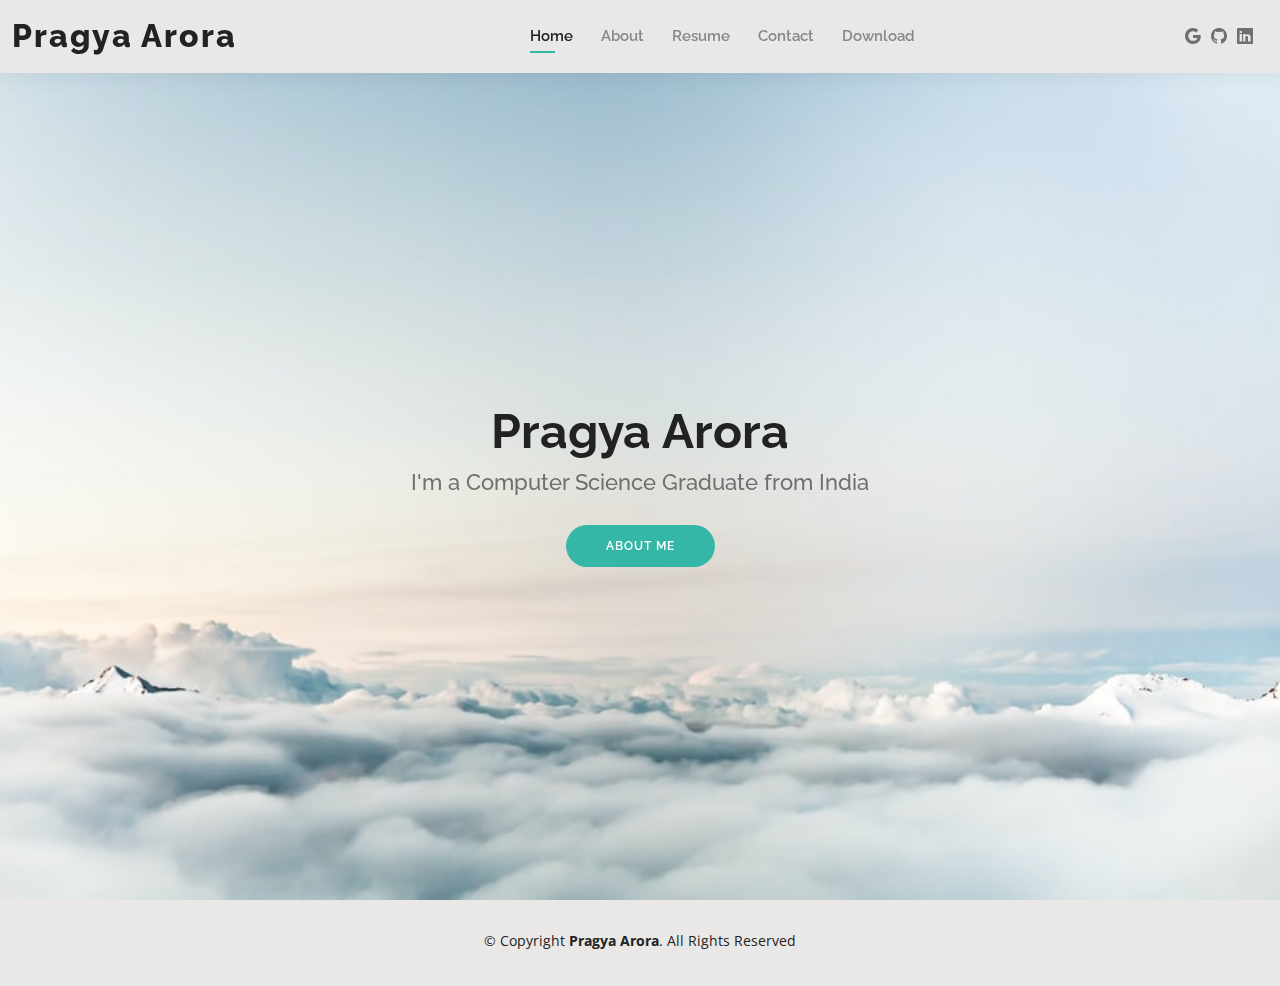
<file: index.html>
<!DOCTYPE html>
<html lang="en">

<head>
  <meta charset="utf-8">
  <meta content="width=device-width, initial-scale=1.0" name="viewport">

  <title>Pragya Arora | Portfolio</title>
  <meta content="" name="description">
  <meta content="" name="keywords">

  <!-- Favicons -->
  <link href="assets/img/favicon.png" rel="icon">
  <link href="assets/img/apple-touch-icon.png" rel="apple-touch-icon">

  <!-- Google Fonts -->
  <link href="https://fonts.googleapis.com/css?family=Open+Sans:300,300i,400,400i,600,600i,700,700i|Raleway:300,300i,400,400i,500,500i,600,600i,700,700i|Poppins:300,300i,400,400i,500,500i,600,600i,700,700i" rel="stylesheet">

  <!-- Vendor CSS Files -->
  <link href="assets/vendor/aos/aos.css" rel="stylesheet">
  <link href="assets/vendor/bootstrap/css/bootstrap.min.css" rel="stylesheet">
  <link href="assets/vendor/bootstrap-icons/bootstrap-icons.css" rel="stylesheet">
  <link href="assets/vendor/boxicons/css/boxicons.min.css" rel="stylesheet">
  <link href="assets/vendor/glightbox/css/glightbox.min.css" rel="stylesheet">
  <link href="assets/vendor/swiper/swiper-bundle.min.css" rel="stylesheet">

  <!-- Template Main CSS File -->
  <link href="assets/css/style.css" rel="stylesheet">

  <!-- =======================================================
  * Template Name: Pragya Arora - v4.7.0
  * Template URL: https://bootstrapmade.com/Pragya Arora-free-bootstrap-cv-resume-html-template/
  * Author: BootstrapMade.com
  * License: https://bootstrapmade.com/license/
  ======================================================== -->
</head>

<body>

  <!-- ======= Header ======= -->
  <header id="header" class="fixed-top">
    <div class="container-fluid d-flex justify-content-between align-items-center">

      <h1 class="logo me-auto me-lg-0"><a href="index.html">Pragya Arora</a></h1>
      <!-- Uncomment below if you prefer to use an image logo -->
      <!-- <a href="index.html" class="logo"><img src="assets/img/logo.png" alt="" class="img-fluid"></a>-->

      <nav id="navbar" class="navbar order-last order-lg-0">
        <ul>
          <li><a class="active" href="index.html">Home</a></li>
          <li><a href="about.html">About</a></li>
          <li><a href="resume.html">Resume</a></li>
          <!-- <li><a href="services.html">Services</a></li>
          <li><a href="portfolio.html">Portfolio</a></li> -->
          <li><a href="contact.html">Contact</a></li>
          <li><a target="_blank" href="https://drive.google.com/file/d/1EiG4cYtcgiMFX6e9lftV_FgJIjdZdHFL/view?usp=sharing">Download</a></li>
        </ul>
        <i class="bi bi-list mobile-nav-toggle"></i>
      </nav><!-- .navbar -->

      <div class="header-social-links">
        <!-- <a target="_blank" href="#" class="twitter"><i class="bi bi-twitter"></i></a> -->
        <a target="_blank" href="mailto:pragya.s.arora@gmail.com"  class="google"><i class="bi bi-google"></i></a>
        <a target="_blank" href="https://github.com/arorapragya" class="github"><i class="bi bi-github"></i></a>
        <a target="_blank" href="https://www.linkedin.com/in/arorapragyaa/" class="linkedin"><i class="bi bi-linkedin"></i></i></a>
      </div>

    </div>

  </header><!-- End Header -->

  <!-- ======= Hero Section ======= -->
  <section id="hero" class="d-flex align-items-center">
    <div class="container d-flex flex-column align-items-center" data-aos="zoom-in" data-aos-delay="100">
      <h1>Pragya Arora</h1>
      <h2>I'm a Computer Science Graduate from India</h2>
      <a href="about.html" class="btn-about">About Me</a>
    </div>
  </section><!-- End Hero -->

  <!-- ======= Footer ======= -->
  <footer id="footer">
    <div class="container">
      <div class="copyright">
        &copy; Copyright <strong><span>Pragya Arora</span></strong>. All Rights Reserved
      </div>
      <div class="credits">
        <!-- All the links in the footer should remain intact. -->
        <!-- You can delete the links only if you purchased the pro version. -->
        <!-- Licensing information: https://bootstrapmade.com/license/ -->
        <!-- Purchase the pro version with working PHP/AJAX contact form: https://bootstrapmade.com/Pragya Arora-free-bootstrap-cv-resume-html-template/ -->
      </div>
    </div>
  </footer><!-- End  Footer -->

  <div id="preloader"></div>
  <a href="#" class="back-to-top d-flex align-items-center justify-content-center"><i class="bi bi-arrow-up-short"></i></a>

  <!-- Vendor JS Files -->
  <script src="assets/vendor/purecounter/purecounter.js"></script>
  <script src="assets/vendor/aos/aos.js"></script>
  <script src="assets/vendor/bootstrap/js/bootstrap.bundle.min.js"></script>
  <script src="assets/vendor/glightbox/js/glightbox.min.js"></script>
  <script src="assets/vendor/isotope-layout/isotope.pkgd.min.js"></script>
  <script src="assets/vendor/swiper/swiper-bundle.min.js"></script>
  <script src="assets/vendor/waypoints/noframework.waypoints.js"></script>
  <script src="assets/vendor/php-email-form/validate.js"></script>

  <!-- Template Main JS File -->
  <script src="assets/js/main.js"></script>

</body>

</html>
</file>
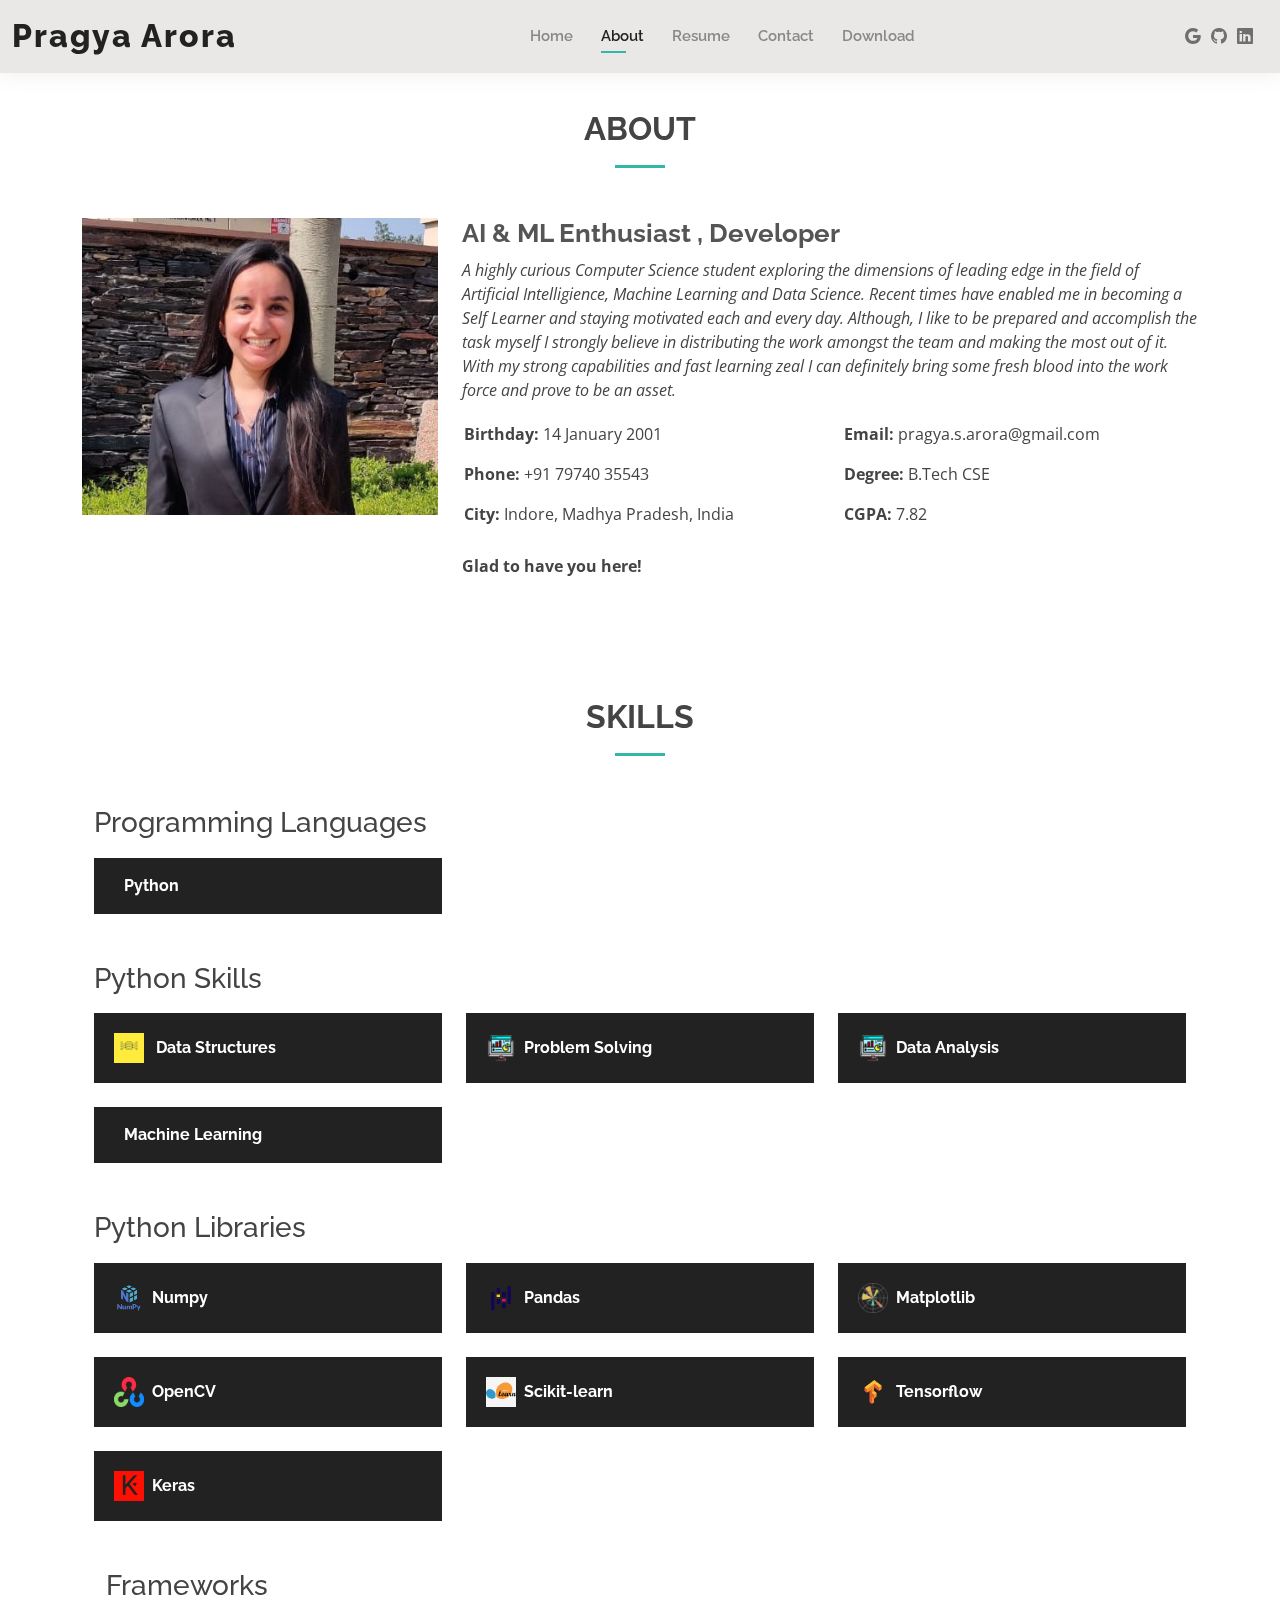
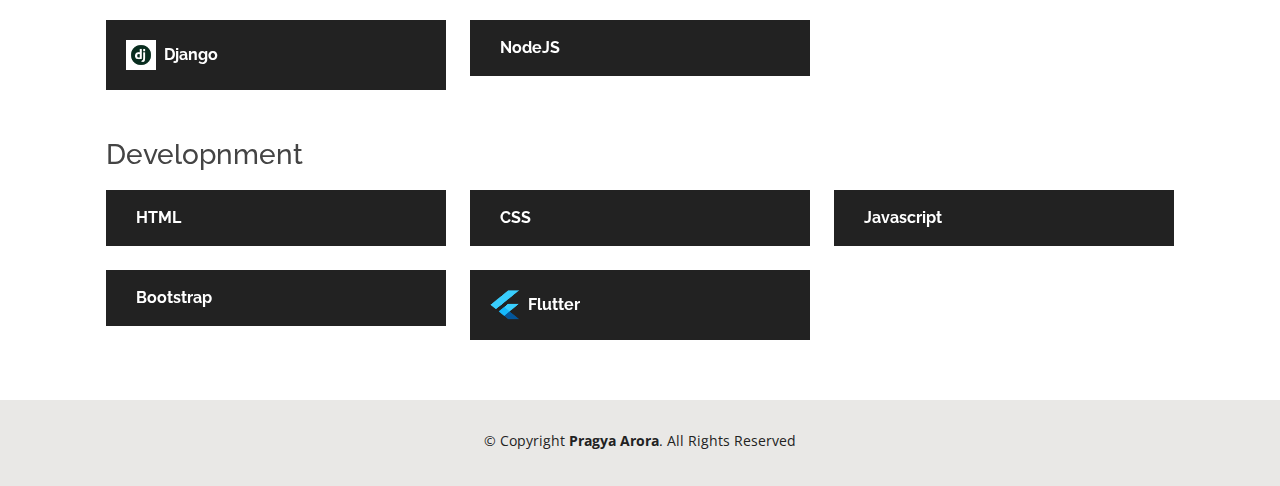
<file: about.html>
<!DOCTYPE html>
<html lang="en">

<head>
  <meta charset="utf-8">
  <meta content="width=device-width, initial-scale=1.0" name="viewport">

  <title>Pragya Arora | Portfolio</title>
  <meta content="" name="description">
  <meta content="" name="keywords">

  <!-- Favicons -->
  <link href="assets/img/favicon.png" rel="icon">
  <link href="assets/img/apple-touch-icon.png" rel="apple-touch-icon">

  <!-- Google Fonts -->
  <link href="https://fonts.googleapis.com/css?family=Open+Sans:300,300i,400,400i,600,600i,700,700i|Raleway:300,300i,400,400i,500,500i,600,600i,700,700i|Poppins:300,300i,400,400i,500,500i,600,600i,700,700i" rel="stylesheet">

  <!-- Vendor CSS Files -->
  <link href="assets/vendor/aos/aos.css" rel="stylesheet">
  <link href="assets/vendor/bootstrap/css/bootstrap.min.css" rel="stylesheet">
  <link href="assets/vendor/bootstrap-icons/bootstrap-icons.css" rel="stylesheet">
  <link href="assets/vendor/boxicons/css/boxicons.min.css" rel="stylesheet">
  <link href="assets/vendor/glightbox/css/glightbox.min.css" rel="stylesheet">
  <link href="assets/vendor/swiper/swiper-bundle.min.css" rel="stylesheet">
  <link rel="stylesheet" href="https://cdnjs.cloudflare.com/ajax/libs/font-awesome/6.1.1/css/all.min.css" integrity="sha512-KfkfwYDsLkIlwQp6LFnl8zNdLGxu9YAA1QvwINks4PhcElQSvqcyVLLD9aMhXd13uQjoXtEKNosOWaZqXgel0g==" crossorigin="anonymous" referrerpolicy="no-referrer" />


  <!-- Template Main CSS File -->
  <link href="assets/css/style.css" rel="stylesheet">

  <!-- =======================================================
  * Template Name: Pragya Arora - v4.7.0
  * Template URL: https://bootstrapmade.com/Pragya Arora-free-bootstrap-cv-resume-html-template/
  * Author: BootstrapMade.com
  * License: https://bootstrapmade.com/license/
  ======================================================== -->
</head>

<body>

  <!-- ======= Header ======= -->
  <header id="header" class="fixed-top">
    <div class="container-fluid d-flex justify-content-between align-items-center">

      <h1 class="logo me-auto me-lg-0"><a href="index.html">Pragya Arora</a></h1>
      <!-- Uncomment below if you prefer to use an image logo -->
      <!-- <a href="index.html" class="logo"><img src="assets/img/logo.png" alt="" class="img-fluid"></a>-->

      <nav id="navbar" class="navbar order-last order-lg-0">
        <ul>
          <li><a href="index.html">Home</a></li>
          <li><a class="active" href="about.html">About</a></li>
          <li><a href="resume.html">Resume</a></li>
          <!-- <li><a href="services.html">Services</a></li>
          <li><a href="portfolio.html">Portfolio</a></li> -->
          <li><a href="contact.html">Contact</a></li>
          <li><a target="_blank" href="https://drive.google.com/file/d/1EiG4cYtcgiMFX6e9lftV_FgJIjdZdHFL/view?usp=sharing">Download</a></li>
        </ul>
        <i class="bi bi-list mobile-nav-toggle"></i>
      </nav><!-- .navbar -->

      <div class="header-social-links">
        <!-- <a target="_blank" href="#" class="twitter"><i class="bi bi-twitter"></i></a> -->
        <a target="_blank" href="mailto:pragya.s.arora@gmail.com"  class="google"><i class="bi bi-google"></i></a>
        <a target="_blank"href="https://github.com/arorapragya" class="github"><i class="bi bi-github"></i></a>
        <a target="_blank" href="https://www.linkedin.com/in/arorapragyaa/" class="linkedin"><i class="bi bi-linkedin"></i></i></a>
      </div>

    </div>

  </header><!-- End Header -->

  <main id="main">

    <!-- ======= About Section ======= -->
    <section id="about" class="about">
      <div class="container" data-aos="fade-up">

        <div class="section-title">
          <h2>About</h2>
          <!-- <p></p> -->
        </div>

        <div class="row">
          <div class="col-lg-4">
            <img src="assets/img/about.jpg" class="img-fluid" alt="">
          </div>
          <div class="col-lg-8 pt-4 pt-lg-0 content">
            <h3>AI &amp; ML Enthusiast ,  Developer</h3>
            <p class="fst-italic">
              A highly curious Computer Science student exploring the dimensions of leading edge in the field of Artificial Intelligience, Machine Learning and Data Science. Recent times have enabled me in becoming a Self Learner and staying motivated each and every day. Although, I like to be prepared and accomplish the task myself I strongly believe in distributing the work amongst the team and making the most out of it. 
With my strong capabilities and fast learning zeal I can definitely bring some fresh blood into the work force and prove to be an asset.

            </p>
            <div class="row">
              <div class="col-lg-6">
                <ul>
                  <li><i class="bi bi-rounded-right"></i> <strong>Birthday:</strong> 14 January 2001</li>
                  <!-- <li><i class="bi bi-rounded-right"></i> <strong>Website:</strong> pragya.s.arora@gmail.com </li> -->
                  <li><i class="bi bi-rounded-right"></i> <strong>Phone:</strong> +91 79740 35543</li>
                  <li><i class="bi bi-rounded-right"></i> <strong>City:</strong> Indore, Madhya Pradesh, India</li>
                </ul>
              </div>
              <div class="col-lg-6">
                <ul>
                  <li><i class="bi bi-rounded-right"></i> <strong>Email:</strong> pragya.s.arora@gmail.com</li>
                  <li><i class="bi bi-rounded-right"></i> <strong>Degree:</strong> B.Tech CSE</li>
                  <!-- <li><i class="bi bi-rounded-right"></i> <strong>PhEmailone:</strong> email@example.com</li> -->
                  <li><i class="bi bi-rounded-right"></i> <strong> CGPA:</strong> 7.82</li>
                </ul>
              </div>
            </div>
            <p>
             <strong>Glad to have you here!</strong>
            </p>
          </div>
        </div>

      </div>
    </section><!-- End About Section -->



    
    <!-- ======= Skills Section ======= -->
    <section id="skills" class="skills">
      <div class="container" data-aos="fade-up">

        <div class="section-title">
          <h2>Skills</h2>
          <!-- <p>Magnam dolores commodi suscipit. Necessitatibus eius consequatur ex aliquid fuga eum quidem. Sit sint consectetur velit. Quisquam quos quisquam cupiditate. Et nemo qui impedit suscipit alias ea. Quia fugiat sit in iste officiis commodi quidem hic quas.</p> -->
        </div>
           
        
        <div class="interests container">
          <div class="section-int-title">
            <h3>Programming Languages</h3>
          </div>
          <div class="row">
            <!-- <div class="col-lg-3 col-xl-4">
              <div class="icon-box">
                <i class="fa-solid fa-c" style="color: #ffbb2c;"></i>
                <h3>C++</h3>
              </div>
            </div> -->
            <div class="col-lg-3 col-xl-4 mt-4 mt-md-0">
              <div class="icon-box">
                <!-- <i class="fa-brands fa-python"></i> -->
                <i class="fa-brands fa-python" style="color: #5578ff;"></i>
                <h3>Python</h3>
              </div>
            </div>
          </div>
        </div>
        <br>
        <br>
        <div class="interests container">
          <div class="section-int-title">
            <h3>Python Skills</h3>
          </div>
          <div class="row">
            <div class="col-lg-3 col-xl-4">
              <div class="icon-box">
                <img src="assets/img/skills/data_s.png" width="30px" height="30px">&nbsp&nbsp
                <!-- <i class="fa-brands fa-html5" style="color: #ffbb2c;"></i> -->
                <h3>&nbspData Structures</h3>
              </div>
            </div>
            <div class="col-lg-3 col-xl-4 mt-4 mt-md-0">
              <div class="icon-box">
                <img src="assets/img/skills/data_a.png" width="30px" height="30px">&nbsp&nbsp
                <!-- <i class="fa-brands fa-css3" style="color: #5578ff;"></i> -->
                <h3>Problem Solving</h3>
              </div>
            </div>
            <div class="col-lg-3 col-xl-4 mt-4 mt-md-0">
              <div class="icon-box">
                <img src="assets/img/skills/data_a.png" width="30px" height="30px">&nbsp&nbsp
                <!-- <i class="fas fa-analytics" style="color: #e80368;"></i> -->
                <h3>Data Analysis</h3>
              </div>
            </div>
             <div class="col-lg-3 col-xl-4 mt-4 ">
              <div class="icon-box">
                <i class="fa-solid fa-robot" style="color: #e361ff;"></i>
                <h3>Machine Learning</h3>
              </div>
            </div>
          </div>
        </div><!-- End Interests -->
        <br>
        <br>
        <div class="interests container">
          <div class="section-int-title">
            <h3>Python Libraries</h3>
          </div>
            <div class="row">
              <div class="col-lg-3 col-xl-4 mt-4 mt-md-0">
                <div class="icon-box">
                  <img src="assets/img/skills/numpy.png" width="30px" height="30px">&nbsp&nbsp
                  <!-- <i class="fa-brands fa-html5" style="color: #ffbb2c;"></i> -->
                  <h3>Numpy</h3>
                </div>
              </div>
              <div class="col-lg-3 col-xl-4 mt-4 mt-md-0">
                <div class="icon-box">
                  <img src="assets/img/skills/pandas.png" width="30px" height="30px">&nbsp&nbsp
                  <!-- <i class="fa-brands fa-css3" style="color: #5578ff;"></i> -->
                  <h3>Pandas</h3>
                </div>
              </div>
              <div class="col-lg-3 col-xl-4 mt-4 mt-md-0">
                <div class="icon-box">
                  <img src="assets/img/skills/matplotlib.png" width="30px" height="30px" >&nbsp&nbsp
                  <!-- <i class="fas fa-analytics" style="color: #e80368;"></i> -->
                  <h3>Matplotlib</h3>
                </div>
              </div>
               <div class="col-lg-3 col-xl-4 mt-4 ">
                <div class="icon-box">
                  <img src="assets/img/skills/opencv.png" width="30px" height="30px">&nbsp&nbsp
                  <!-- <i class="fa-solid fa-robot" style="color: #e361ff;"></i> -->
                  <h3>OpenCV</h3>
                </div>
              </div>
              <div class="col-lg-3 col-xl-4 mt-4 ">
                <div class="icon-box">
                  <img src="assets/img/skills/scikitlearn.png" width="30px" height="30px">&nbsp&nbsp
                  <!-- <i class="fa-solid fa-robot" style="color: #e361ff;"></i> -->
                  <h3>Scikit-learn</h3>
                </div>
              </div>
              <div class="col-lg-3 col-xl-4 mt-4 ">
                <div class="icon-box">
                  <img src="assets/img/skills/tensorflow.png" width="30px" height="30px">&nbsp&nbsp
                  <!-- <i class="fa-solid fa-robot" style="color: #e361ff;"></i> -->
                  <h3> Tensorflow</h3>
                </div>
              </div>
              <div class="col-lg-3 col-xl-4 mt-4 ">
                <div class="icon-box">
                  <img src="assets/img/skills/keras.png" width="30px" height="30px">&nbsp&nbsp
                  <!-- <i class="fa-solid fa-robot" style="color: #e361ff;"></i> -->
                  <h3>Keras</h3>
                </div>
              </div>
            </div>
            <br>
            <br>
            <div class="interests container">
              <div class="section-int-title">
                <h3>Frameworks</h3>
              </div>
              <div class="row">
                <div class="col-lg-3 col-xl-4">
                  <div class="icon-box">
                    <img src="assets/img/skills/django.jpg" width="30px" height="30px">&nbsp&nbsp
                    <!-- <i class="fa-solid fa-shield-halved" style="color: #ffbb2c;"></i> -->
                    <h3>Django</h3>
                  </div>
                </div>
                <div class="col-lg-3 col-xl-4 mt-4 mt-md-0">
                  <div class="icon-box">
                    <i class="fa-brands fa-node-js" style="color: #5578ff;"></i>
                    <h3>NodeJS</h3>
                  </div>
                </div>
              </div>
            </div>
            <br>
            <br>
            <div class="interests container">
              <div class="section-int-title">
                <h3>Developnment</h3>
              </div>
                <div class="row">
                  <div class="col-lg-3 col-xl-4 mt-4 mt-md-0">
                    <div class="icon-box">
                      <i class="fa-brands fa-html5" style="color: #ffbb2c;"></i>
                      <h3>HTML</h3>
                    </div>
                  </div>
                  <div class="col-lg-3 col-xl-4 mt-4 mt-md-0">
                    <div class="icon-box">
                      <i class="fa-brands fa-css3" style="color: #5578ff;"></i>
                      <h3>CSS</h3>
                    </div>
                  </div>
                  <div class="col-lg-3 col-xl-4 mt-4 mt-md-0">
                    <div class="icon-box">
                      <i class="fa-brands fa-js" style="color: #e80368;"></i>
                      <h3>Javascript</h3>
                    </div>
                  </div>
                   <div class="col-lg-3 col-xl-4 mt-4 ">
                    <div class="icon-box">
                      <i class="fa-brands fa-bootstrap" style="color: #e361ff;"></i>
                      <h3>Bootstrap</h3>
                    </div>
                  </div>
                  <div class="col-lg-3 col-xl-4 mt-4 ">
                    <div class="icon-box">
                      <img src="assets/img/skills/flutter.png" width="30px" height="30px">&nbsp&nbsp
                      <h3>Flutter</h3>
                    </div>
                  </div>
                  
                </div>
          
      </section>
            <!-- <div class="resume-title">
              <h5>Programming languages</h5>
              <div class="resume-item">
              <h4>March 2021</h4>
            </div>
            </div> -->
       
        <!-- <div class="row skills-content">

          <div class="col-lg-6">

            <div class="progress">
              <span class="skill">HTML <i class="val">100%</i></span>
              <div class="progress-bar-wrap">
                <div class="progress-bar" role="progressbar" aria-valuenow="100" aria-valuemin="0" aria-valuemax="100"></div>
              </div>
            </div>

            <div class="progress">
              <span class="skill">CSS <i class="val">90%</i></span>
              <div class="progress-bar-wrap">
                <div class="progress-bar" role="progressbar" aria-valuenow="90" aria-valuemin="0" aria-valuemax="100"></div>
              </div>
            </div>

            <div class="progress">
              <span class="skill">JavaScript <i class="val">75%</i></span>
              <div class="progress-bar-wrap">
                <div class="progress-bar" role="progressbar" aria-valuenow="75" aria-valuemin="0" aria-valuemax="100"></div>
              </div>
            </div>

          </div>

          <div class="col-lg-6">

            <div class="progress">
              <span class="skill">PHP <i class="val">80%</i></span>
              <div class="progress-bar-wrap">
                <div class="progress-bar" role="progressbar" aria-valuenow="80" aria-valuemin="0" aria-valuemax="100"></div>
              </div>
            </div>

            <div class="progress">
              <span class="skill">WordPress/CMS <i class="val">90%</i></span>
              <div class="progress-bar-wrap">
                <div class="progress-bar" role="progressbar" aria-valuenow="90" aria-valuemin="0" aria-valuemax="100"></div>
              </div>
            </div>

            <div class="progress">
              <span class="skill">Photoshop <i class="val">55%</i></span>
              <div class="progress-bar-wrap">
                <div class="progress-bar" role="progressbar" aria-valuenow="55" aria-valuemin="0" aria-valuemax="100"></div>
              </div>
            </div>

          </div>

        </div> -->

      <!-- </div>
    </section> -->
    
    
    <!-- End Skills Section -->



    <!-- ======= Facts Section ======= -->
    <!-- <section id="facts" class="facts">
      <div class="container" data-aos="fade-up">

        <div class="section-title">
          <h2>Facts</h2>
          <p>Magnam dolores commodi suscipit. Necessitatibus eius consequatur ex aliquid fuga eum quidem. Sit sint consectetur velit. Quisquam quos quisquam cupiditate. Et nemo qui impedit suscipit alias ea. Quia fugiat sit in iste officiis commodi quidem hic quas.</p>
        </div>

        <div class="row counters">

          <div class="col-lg-3 col-6 text-center">
            <span data-purecounter-start="0" data-purecounter-end="232" data-purecounter-duration="1" class="purecounter"></span>
            <p>Clients</p>
          </div>

          <div class="col-lg-3 col-6 text-center">
            <span data-purecounter-start="0" data-purecounter-end="521" data-purecounter-duration="1" class="purecounter"></span>
            <p>Projects</p>
          </div>

          <div class="col-lg-3 col-6 text-center">
            <span data-purecounter-start="0" data-purecounter-end="1463" data-purecounter-duration="1" class="purecounter"></span>
            <p>Hours Of Support</p>
          </div>

          <div class="col-lg-3 col-6 text-center">
            <span data-purecounter-start="0" data-purecounter-end="15" data-purecounter-duration="1" class="purecounter"></span>
            <p>Hard Workers</p>
          </div>

        </div>

      </div>
    </section>-->
    <!-- End Facts Section  -->

    <!-- ======= Testimonials Section ======= -->
    <!-- <section id="testimonials" class="testimonials">
      <div class="container" data-aos="fade-up">

        <div class="section-title">
          <h2>Testimonials</h2>
          <p>Magnam dolores commodi suscipit. Necessitatibus eius consequatur ex aliquid fuga eum quidem. Sit sint consectetur velit. Quisquam quos quisquam cupiditate. Et nemo qui impedit suscipit alias ea. Quia fugiat sit in iste officiis commodi quidem hic quas.</p>
        </div>

        <div class="testimonials-slider swiper" data-aos="fade-up" data-aos-delay="100">
          <div class="swiper-wrapper">

            <div class="swiper-slide">
              <div class="testimonial-item">
                <img src="assets/img/testimonials/testimonials-1.jpg" class="testimonial-img" alt="">
                <h3>Saul Goodman</h3>
                <h4>Ceo &amp; Founder</h4>
                <p>
                  <i class="bx bxs-quote-alt-left quote-icon-left"></i>
                  Proin iaculis purus consequat sem cure digni ssim donec porttitora entum suscipit rhoncus. Accusantium quam, ultricies eget id, aliquam eget nibh et. Maecen aliquam, risus at semper.
                  <i class="bx bxs-quote-alt-right quote-icon-right"></i>
                </p>
              </div>
            </div> -->
            <!-- End testimonial item -->

            <!-- <div class="swiper-slide">
              <div class="testimonial-item">
                <img src="assets/img/testimonials/testimonials-2.jpg" class="testimonial-img" alt="">
                <h3>Sara Wilsson</h3>
                <h4>Designer</h4>
                <p>
                  <i class="bx bxs-quote-alt-left quote-icon-left"></i>
                  Export tempor illum tamen malis malis eram quae irure esse labore quem cillum quid cillum eram malis quorum velit fore eram velit sunt aliqua noster fugiat irure amet legam anim culpa.
                  <i class="bx bxs-quote-alt-right quote-icon-right"></i>
                </p>
              </div>
            </div> -->
            <!-- End testimonial item -->

            <!-- <div class="swiper-slide">
              <div class="testimonial-item">
                <img src="assets/img/testimonials/testimonials-3.jpg" class="testimonial-img" alt="">
                <h3>Jena Karlis</h3>
                <h4>Store Owner</h4>
                <p>
                  <i class="bx bxs-quote-alt-left quote-icon-left"></i>
                  Enim nisi quem export duis labore cillum quae magna enim sint quorum nulla quem veniam duis minim tempor labore quem eram duis noster aute amet eram fore quis sint minim.
                  <i class="bx bxs-quote-alt-right quote-icon-right"></i>
                </p>
              </div>
            </div> -->
            <!-- End testimonial item -->

            <!-- <div class="swiper-slide">
              <div class="testimonial-item">
                <img src="assets/img/testimonials/testimonials-4.jpg" class="testimonial-img" alt="">
                <h3>Matt Brandon</h3>
                <h4>Freelancer</h4>
                <p>
                  <i class="bx bxs-quote-alt-left quote-icon-left"></i>
                  Fugiat enim eram quae cillum dolore dolor amet nulla culpa multos export minim fugiat minim velit minim dolor enim duis veniam ipsum anim magna sunt elit fore quem dolore labore illum veniam.
                  <i class="bx bxs-quote-alt-right quote-icon-right"></i>
                </p>
              </div>
            </div> -->
            <!-- End testimonial item -->

            <!-- <div class="swiper-slide">
              <div class="testimonial-item">
                <img src="assets/img/testimonials/testimonials-5.jpg" class="testimonial-img" alt="">
                <h3>John Larson</h3>
                <h4>Entrepreneur</h4>
                <p>
                  <i class="bx bxs-quote-alt-left quote-icon-left"></i>
                  Quis quorum aliqua sint quem legam fore sunt eram irure aliqua veniam tempor noster veniam enim culpa labore duis sunt culpa nulla illum cillum fugiat legam esse veniam culpa fore nisi cillum quid.
                  <i class="bx bxs-quote-alt-right quote-icon-right"></i>
                </p>
              </div>
            </div> -->
            <!-- End testimonial item -->

          <!-- </div>
          <div class="swiper-pagination"></div>
        </div>

      </div>
    </section> -->
    <!-- End Testimonials Section -->

  </main><!-- End #main -->

  <!-- ======= Footer ======= -->
  <footer id="footer">
    <div class="container">
      <div class="copyright">
        &copy; Copyright <strong><span>Pragya Arora</span></strong>. All Rights Reserved
      </div>
      <div class="credits">
        <!-- All the links in the footer should remain intact. -->
        <!-- You can delete the links only if you purchased the pro version. -->
        <!-- Licensing information: https://bootstrapmade.com/license/ -->
        <!-- Purchase the pro version with working PHP/AJAX contact form: https://bootstrapmade.com/Pragya Arora-free-bootstrap-cv-resume-html-template/ -->
      </div>
    </div>
  </footer><!-- End  Footer -->

  <div id="preloader"></div>
  <a href="#" class="back-to-top d-flex align-items-center justify-content-center"><i class="bi bi-arrow-up-short"></i></a>

  <!-- Vendor JS Files -->
  <script src="assets/vendor/purecounter/purecounter.js"></script>
  <script src="assets/vendor/aos/aos.js"></script>
  <script src="assets/vendor/bootstrap/js/bootstrap.bundle.min.js"></script>
  <script src="assets/vendor/glightbox/js/glightbox.min.js"></script>
  <script src="assets/vendor/isotope-layout/isotope.pkgd.min.js"></script>
  <script src="assets/vendor/swiper/swiper-bundle.min.js"></script>
  <script src="assets/vendor/waypoints/noframework.waypoints.js"></script>
  <script src="assets/vendor/php-email-form/validate.js"></script>

  <!-- Template Main JS File -->
  <script src="assets/js/main.js"></script>

</body>

</html>
</file>
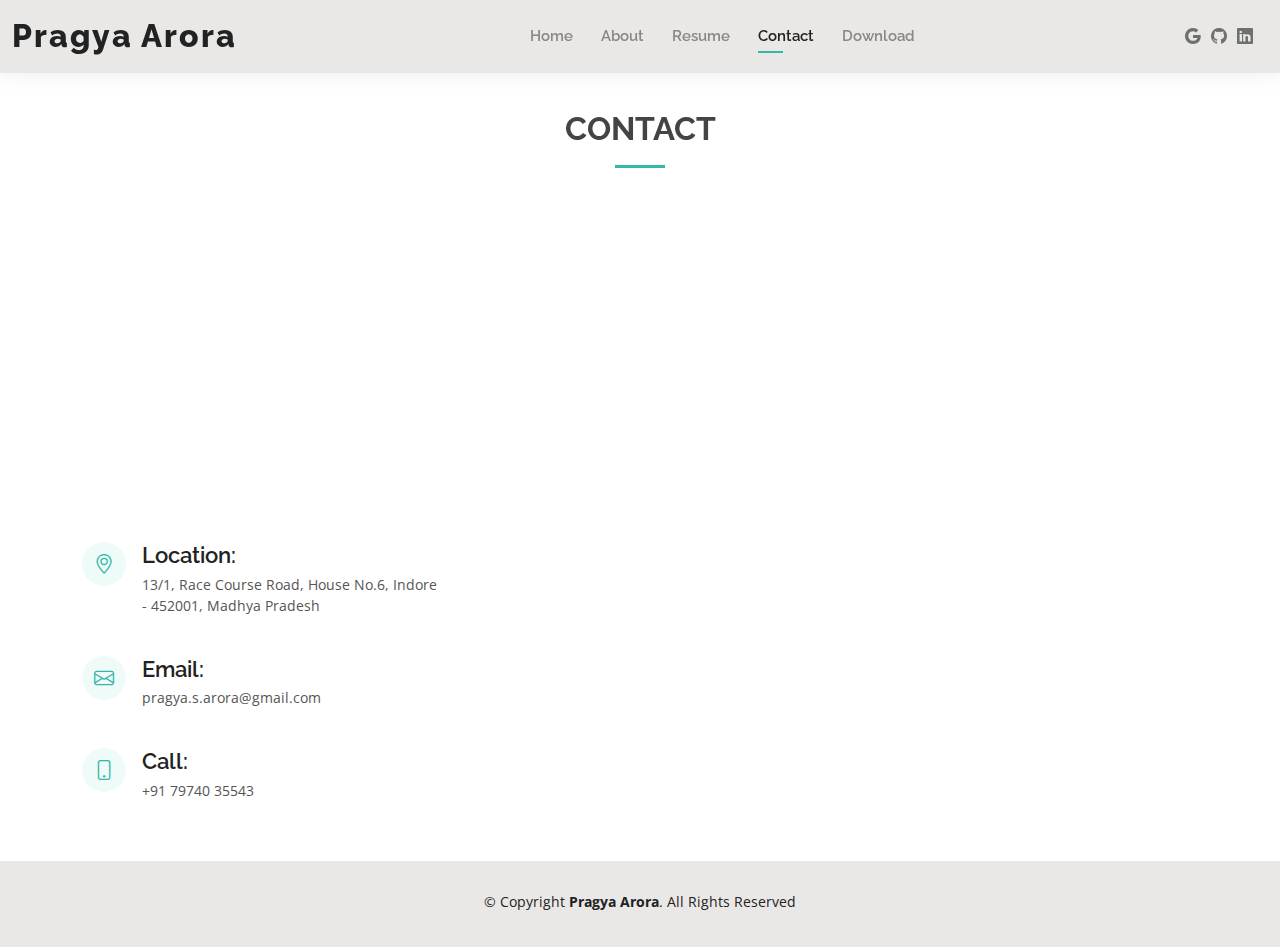
<file: contact.html>
<!DOCTYPE html>
<html lang="en">

<head>
  <meta charset="utf-8">
  <meta content="width=device-width, initial-scale=1.0" name="viewport">

  <title>Pragya Arora | Portfolio </title>
  <meta content="" name="description">
  <meta content="" name="keywords">

  <!-- Favicons -->
  <link href="assets/img/favicon.png" rel="icon">
  <link href="assets/img/apple-touch-icon.png" rel="apple-touch-icon">

  <!-- Google Fonts -->
  <link href="https://fonts.googleapis.com/css?family=Open+Sans:300,300i,400,400i,600,600i,700,700i|Raleway:300,300i,400,400i,500,500i,600,600i,700,700i|Poppins:300,300i,400,400i,500,500i,600,600i,700,700i" rel="stylesheet">

  <!-- Vendor CSS Files -->
  <link href="assets/vendor/aos/aos.css" rel="stylesheet">
  <link href="assets/vendor/bootstrap/css/bootstrap.min.css" rel="stylesheet">
  <link href="assets/vendor/bootstrap-icons/bootstrap-icons.css" rel="stylesheet">
  <link href="assets/vendor/boxicons/css/boxicons.min.css" rel="stylesheet">
  <link href="assets/vendor/glightbox/css/glightbox.min.css" rel="stylesheet">
  <link href="assets/vendor/swiper/swiper-bundle.min.css" rel="stylesheet">

  <!-- Template Main CSS File -->
  <link href="assets/css/style.css" rel="stylesheet">

  <!-- =======================================================
  * Template Name: Pragya Arora - v4.7.0
  * Template URL: https://bootstrapmade.com/Pragya Arora-free-bootstrap-cv-resume-html-template/
  * Author: BootstrapMade.com
  * License: https://bootstrapmade.com/license/
  ======================================================== -->
</head>

<body>

  <!-- ======= Header ======= -->
  <header id="header" class="fixed-top">
    <div class="container-fluid d-flex justify-content-between align-items-center">

      <h1 class="logo me-auto me-lg-0"><a href="index.html">Pragya Arora</a></h1>
      <!-- Uncomment below if you prefer to use an image logo -->
      <!-- <a href="index.html" class="logo"><img src="assets/img/logo.png" alt="" class="img-fluid"></a>-->

      <nav id="navbar" class="navbar order-last order-lg-0">
        <ul>
          <li><a href="index.html">Home</a></li>
          <li><a href="about.html">About</a></li>
          <li><a href="resume.html">Resume</a></li>
          <!-- <li><a href="services.html">Services</a></li>
          <li><a href="portfolio.html">Portfolio</a></li> -->
          <li><a class="active" href="contact.html">Contact</a></li>
          <li><a target="_blank" href="https://drive.google.com/file/d/1EiG4cYtcgiMFX6e9lftV_FgJIjdZdHFL/view?usp=sharing">Download</a></li>
        </ul>
        <i class="bi bi-list mobile-nav-toggle"></i>
      </nav><!-- .navbar -->

      <div class="header-social-links">
        <!-- <a target="_blank" href="#" class="twitter"><i class="bi bi-twitter"></i></a> -->
        <a target="_blank" href="mailto:pragya.s.arora@gmail.com"  class="google"><i class="bi bi-google"></i></a>
        <a target="_blank" href="https://github.com/arorapragya" class="github"><i class="bi bi-github"></i></a>
        <a target="_blank" href="https://www.linkedin.com/in/arorapragyaa/" class="linkedin"><i class="bi bi-linkedin"></i></i></a>
      </div>

    </div>

  </header><!-- End Header -->

  <main id="main">

    <!-- ======= Contact Section ======= -->
    <section id="contact" class="contact">
      <div class="container" data-aos="fade-up">

        <div class="section-title">
          <h2>Contact</h2>
          <!-- <p>Magnam dolores commodi suscipit. Necessitatibus eius consequatur ex aliquid fuga eum quidem. Sit sint consectetur velit. Quisquam quos quisquam cupiditate. Et nemo qui impedit suscipit alias ea. Quia fugiat sit in iste officiis commodi quidem hic quas.</p> -->
        </div>

        <div>
          <iframe style="border:0; width: 100%; height: 270px;" src="https://www.google.com/maps/embed?pb=!1m18!1m12!1m3!1d1038.2445999803847!2d75.87550160063486!3d22.73193594993169!2m3!1f0!2f0!3f0!3m2!1i1024!2i768!4f13.1!3m3!1m2!1s0x3962fd69e23274c7%3A0xeb79b9074285b23a!2s13%2F2%2C%20Malwa%20Mill%20Square%2C%20New%20Palasia%2C%20Indore%2C%20Madhya%20Pradesh%20452001!5e0!3m2!1sen!2sin!4v1658163659632!5m2!1sen!2sin" frameborder="0" allowfullscreen></iframe>
        </div>

        <div class="row mt-5">

          <div class="col-lg-4">
            <div class="info">
              <div class="address">
                <i class="bi bi-geo-alt"></i>
                <h4>Location:</h4>
                <p>13/1, Race Course Road, House No.6, Indore - 452001, Madhya Pradesh</p>
              </div>

              <div class="email">
                <a target="_blank" href="mailto:pragya.s.arora@gmail.com">
                <i class="bi bi-envelope"></i>
                <h4>Email:</h4>
                <p>pragya.s.arora@gmail.com</p>
              </a>
              </div>

              <div class="phone">
                <i class="bi bi-phone"></i>
                <h4>Call:</h4>
                <p>+91 79740 35543</p>
              </div>

            </div>

          </div>

          <!-- <div class="col-lg-8 mt-5 mt-lg-0">

            <form action="forms/contact.php" method="post" role="form" class="php-email-form">
              <div class="row">
                <div class="col-md-6 form-group">
                  <input type="text" name="name" class="form-control" id="name" placeholder="Your Name" required>
                </div>
                <div class="col-md-6 form-group mt-3 mt-md-0">
                  <input type="email" class="form-control" name="email" id="email" placeholder="Your Email" required>
                </div>
              </div>
              <div class="form-group mt-3">
                <input type="text" class="form-control" name="subject" id="subject" placeholder="Subject" required>
              </div>
              <div class="form-group mt-3">
                <textarea class="form-control" name="message" rows="5" placeholder="Message" required></textarea>
              </div>
              <div class="my-3">
                <div class="loading">Loading</div>
                <div class="error-message"></div>
                <div class="sent-message">Your message has been sent. Thank you!</div>
              </div>
              <div class="text-center"><button type="submit">Send Message</button></div>
            </form>

          </div> -->

        </div>

      </div>
    </section><!-- End Contact Section -->

  </main><!-- End #main -->

  <!-- ======= Footer ======= -->
  <footer id="footer">
    <div class="container">
      <div class="copyright">
        &copy; Copyright <strong><span>Pragya Arora</span></strong>. All Rights Reserved
      </div>
      <div class="credits">
        <!-- All the links in the footer should remain intact. -->
        <!-- You can delete the links only if you purchased the pro version. -->
        <!-- Licensing information: https://bootstrapmade.com/license/ -->
        <!-- Purchase the pro version with working PHP/AJAX contact form: https://bootstrapmade.com/Pragya Arora-free-bootstrap-cv-resume-html-template/ -->
      </div>
    </div>
  </footer><!-- End  Footer -->

  <div id="preloader"></div>
  <a href="#" class="back-to-top d-flex align-items-center justify-content-center"><i class="bi bi-arrow-up-short"></i></a>

  <!-- Vendor JS Files -->
  <script src="assets/vendor/purecounter/purecounter.js"></script>
  <script src="assets/vendor/aos/aos.js"></script>
  <script src="assets/vendor/bootstrap/js/bootstrap.bundle.min.js"></script>
  <script src="assets/vendor/glightbox/js/glightbox.min.js"></script>
  <script src="assets/vendor/isotope-layout/isotope.pkgd.min.js"></script>
  <script src="assets/vendor/swiper/swiper-bundle.min.js"></script>
  <script src="assets/vendor/waypoints/noframework.waypoints.js"></script>
  <script src="assets/vendor/php-email-form/validate.js"></script>

  <!-- Template Main JS File -->
  <script src="assets/js/main.js"></script>

</body>

</html>
</file>
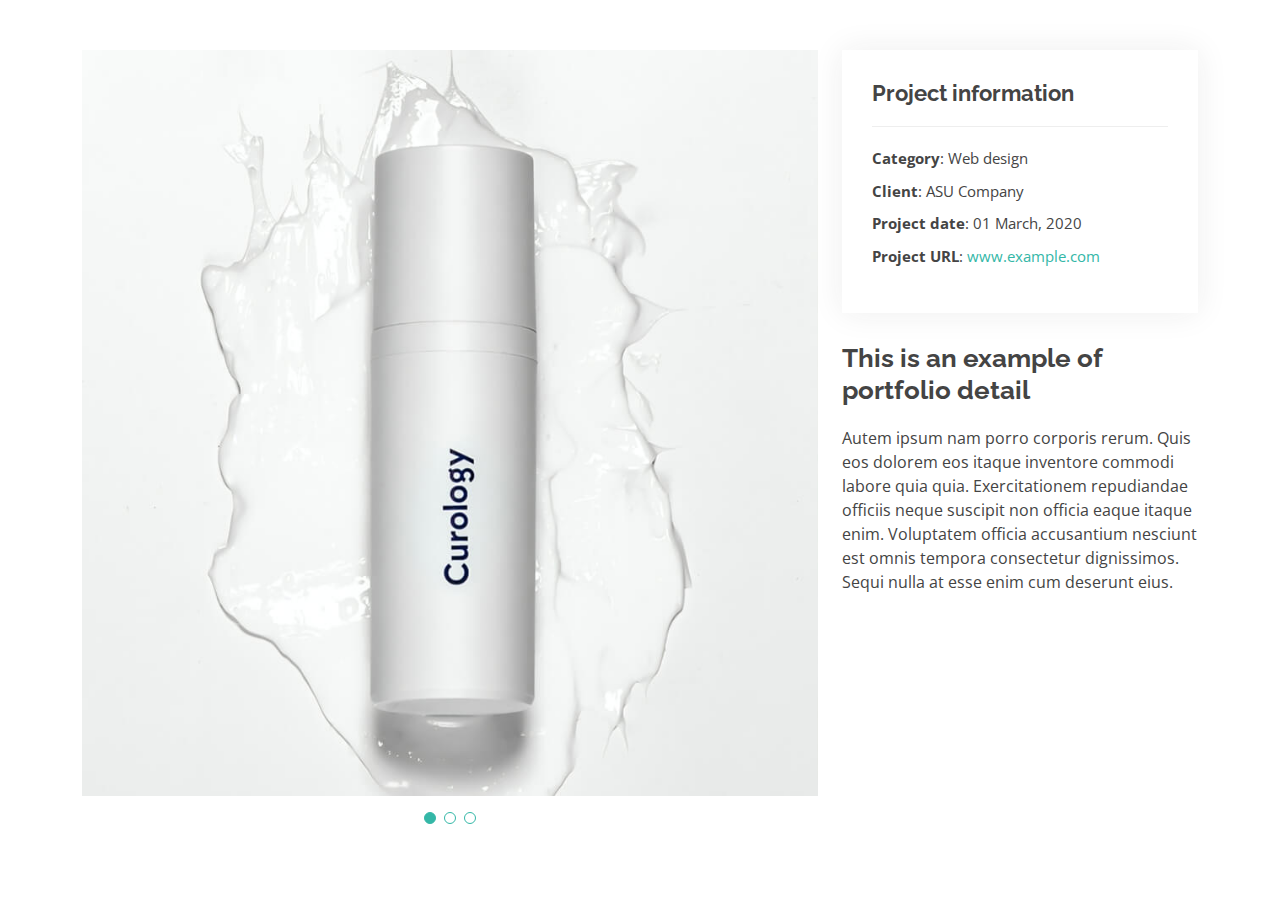
<file: portfolio-details.html>
<!DOCTYPE html>
<html lang="en">

<head>
  <meta charset="utf-8">
  <meta content="width=device-width, initial-scale=1.0" name="viewport">

  <title>Portfolio Details - Pragya Arora Bootstrap Template</title>
  <meta content="" name="description">
  <meta content="" name="keywords">

  <!-- Favicons -->
  <link href="assets/img/favicon.png" rel="icon">
  <link href="assets/img/apple-touch-icon.png" rel="apple-touch-icon">

  <!-- Google Fonts -->
  <link href="https://fonts.googleapis.com/css?family=Open+Sans:300,300i,400,400i,600,600i,700,700i|Raleway:300,300i,400,400i,500,500i,600,600i,700,700i|Poppins:300,300i,400,400i,500,500i,600,600i,700,700i" rel="stylesheet">

  <!-- Vendor CSS Files -->
  <link href="assets/vendor/aos/aos.css" rel="stylesheet">
  <link href="assets/vendor/bootstrap/css/bootstrap.min.css" rel="stylesheet">
  <link href="assets/vendor/bootstrap-icons/bootstrap-icons.css" rel="stylesheet">
  <link href="assets/vendor/boxicons/css/boxicons.min.css" rel="stylesheet">
  <link href="assets/vendor/glightbox/css/glightbox.min.css" rel="stylesheet">
  <link href="assets/vendor/swiper/swiper-bundle.min.css" rel="stylesheet">

  <!-- Template Main CSS File -->
  <link href="assets/css/style.css" rel="stylesheet">

  <!-- =======================================================
  * Template Name: Pragya Arora - v4.7.0
  * Template URL: https://bootstrapmade.com/Pragya Arora-free-bootstrap-cv-resume-html-template/
  * Author: BootstrapMade.com
  * License: https://bootstrapmade.com/license/
  ======================================================== -->
</head>

<body>

  <main id="main">

    <!-- ======= Portfolio Details Section ======= -->
    <section id="portfolio-details" class="portfolio-details">
      <div class="container">

        <div class="row gy-4">

          <div class="col-lg-8">
            <div class="portfolio-details-slider swiper">
              <div class="swiper-wrapper align-items-center">

                <div class="swiper-slide">
                  <img src="assets/img/portfolio/portfolio-1.jpg" alt="">
                </div>

                <div class="swiper-slide">
                  <img src="assets/img/portfolio/portfolio-2.jpg" alt="">
                </div>

                <div class="swiper-slide">
                  <img src="assets/img/portfolio/portfolio-3.jpg" alt="">
                </div>

              </div>
              <div class="swiper-pagination"></div>
            </div>
          </div>

          <div class="col-lg-4">
            <div class="portfolio-info">
              <h3>Project information</h3>
              <ul>
                <li><strong>Category</strong>: Web design</li>
                <li><strong>Client</strong>: ASU Company</li>
                <li><strong>Project date</strong>: 01 March, 2020</li>
                <li><strong>Project URL</strong>: <a href="#">www.example.com</a></li>
              </ul>
            </div>
            <div class="portfolio-description">
              <h2>This is an example of portfolio detail</h2>
              <p>
                Autem ipsum nam porro corporis rerum. Quis eos dolorem eos itaque inventore commodi labore quia quia. Exercitationem repudiandae officiis neque suscipit non officia eaque itaque enim. Voluptatem officia accusantium nesciunt est omnis tempora consectetur dignissimos. Sequi nulla at esse enim cum deserunt eius.
              </p>
            </div>
          </div>

        </div>

      </div>
    </section><!-- End Portfolio Details Section -->

  </main><!-- End #main -->

  <div id="preloader"></div>
  <a href="#" class="back-to-top d-flex align-items-center justify-content-center"><i class="bi bi-arrow-up-short"></i></a>

  <!-- Vendor JS Files -->
  <script src="assets/vendor/purecounter/purecounter.js"></script>
  <script src="assets/vendor/aos/aos.js"></script>
  <script src="assets/vendor/bootstrap/js/bootstrap.bundle.min.js"></script>
  <script src="assets/vendor/glightbox/js/glightbox.min.js"></script>
  <script src="assets/vendor/isotope-layout/isotope.pkgd.min.js"></script>
  <script src="assets/vendor/swiper/swiper-bundle.min.js"></script>
  <script src="assets/vendor/waypoints/noframework.waypoints.js"></script>
  <script src="assets/vendor/php-email-form/validate.js"></script>

  <!-- Template Main JS File -->
  <script src="assets/js/main.js"></script>

</body>

</html>
</file>
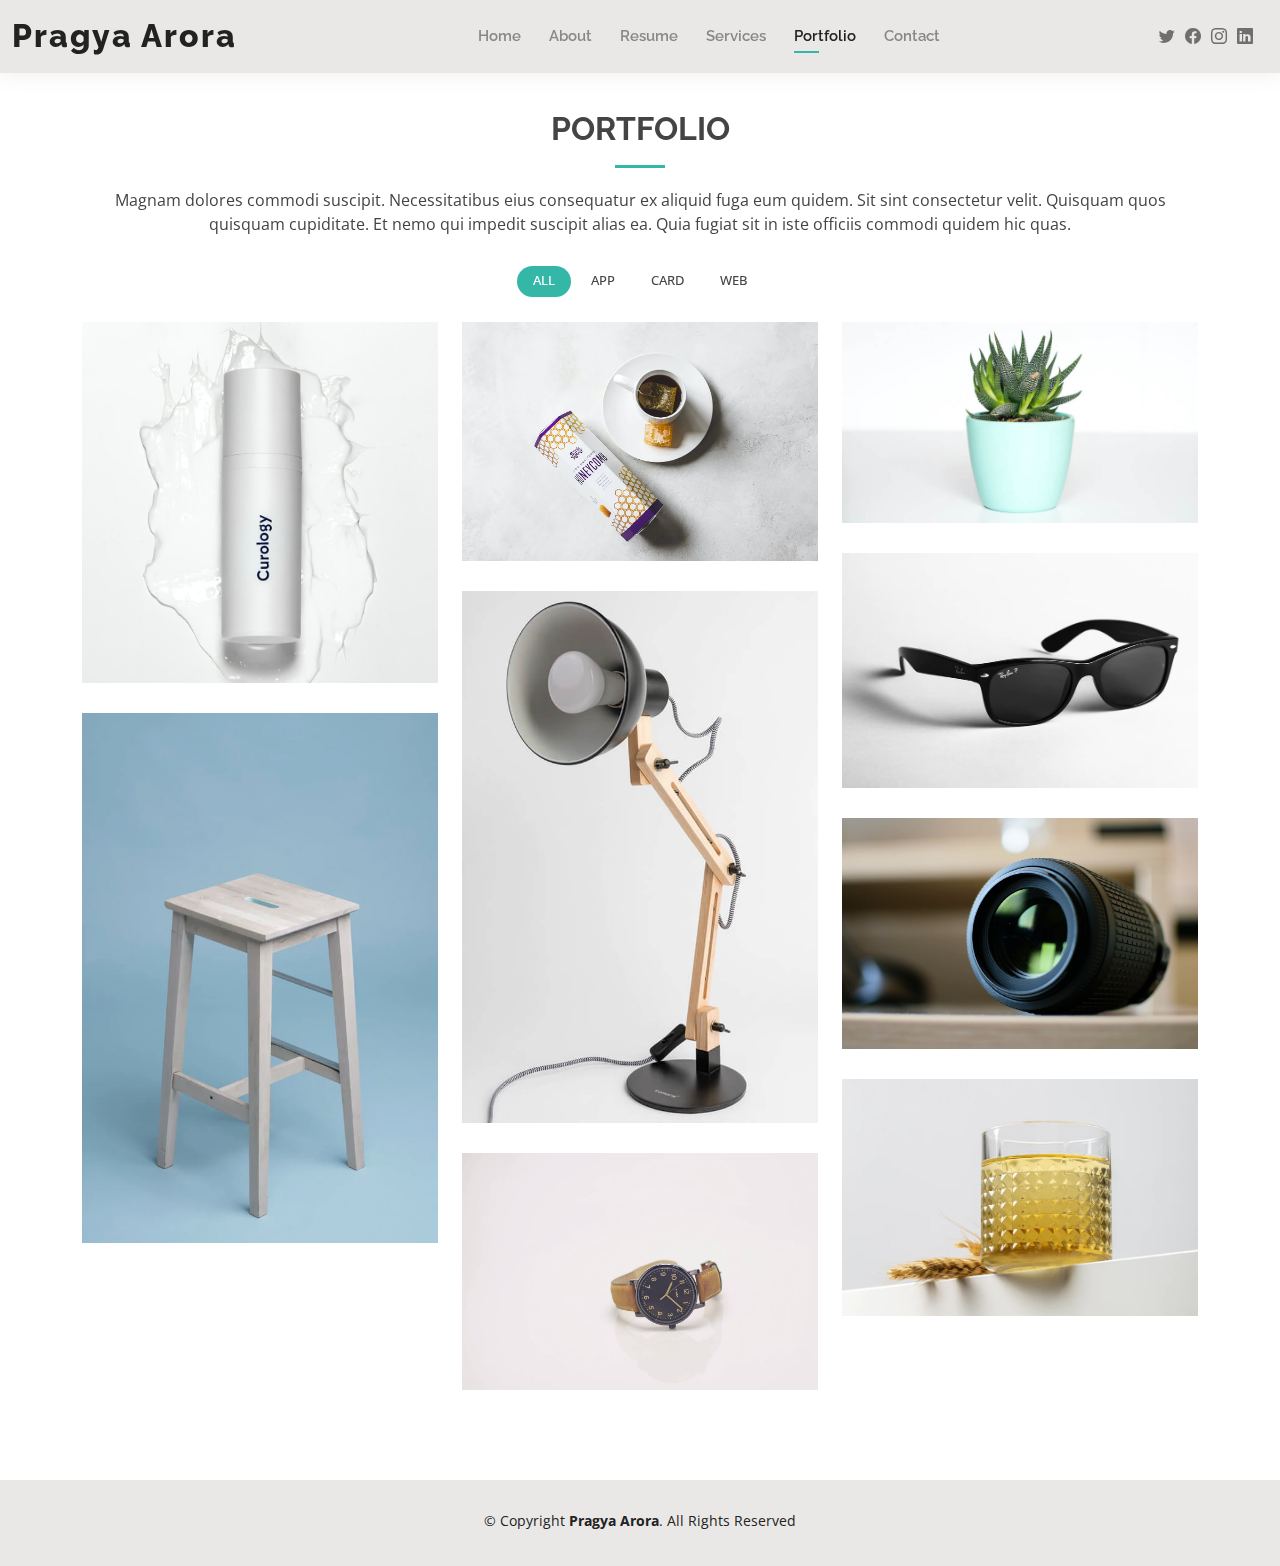
<file: portfolio.html>
<!DOCTYPE html>
<html lang="en">

<head>
  <meta charset="utf-8">
  <meta content="width=device-width, initial-scale=1.0" name="viewport">

  <title>Portfolio - Pragya Arora Bootstrap Template</title>
  <meta content="" name="description">
  <meta content="" name="keywords">

  <!-- Favicons -->
  <link href="assets/img/favicon.png" rel="icon">
  <link href="assets/img/apple-touch-icon.png" rel="apple-touch-icon">

  <!-- Google Fonts -->
  <link href="https://fonts.googleapis.com/css?family=Open+Sans:300,300i,400,400i,600,600i,700,700i|Raleway:300,300i,400,400i,500,500i,600,600i,700,700i|Poppins:300,300i,400,400i,500,500i,600,600i,700,700i" rel="stylesheet">

  <!-- Vendor CSS Files -->
  <link href="assets/vendor/aos/aos.css" rel="stylesheet">
  <link href="assets/vendor/bootstrap/css/bootstrap.min.css" rel="stylesheet">
  <link href="assets/vendor/bootstrap-icons/bootstrap-icons.css" rel="stylesheet">
  <link href="assets/vendor/boxicons/css/boxicons.min.css" rel="stylesheet">
  <link href="assets/vendor/glightbox/css/glightbox.min.css" rel="stylesheet">
  <link href="assets/vendor/swiper/swiper-bundle.min.css" rel="stylesheet">

  <!-- Template Main CSS File -->
  <link href="assets/css/style.css" rel="stylesheet">

  <!-- =======================================================
  * Template Name: Pragya Arora - v4.7.0
  * Template URL: https://bootstrapmade.com/Pragya Arora-free-bootstrap-cv-resume-html-template/
  * Author: BootstrapMade.com
  * License: https://bootstrapmade.com/license/
  ======================================================== -->
</head>

<body>

  <!-- ======= Header ======= -->
  <header id="header" class="fixed-top">
    <div class="container-fluid d-flex justify-content-between align-items-center">

      <h1 class="logo me-auto me-lg-0"><a href="index.html">Pragya Arora</a></h1>
      <!-- Uncomment below if you prefer to use an image logo -->
      <!-- <a href="index.html" class="logo"><img src="assets/img/logo.png" alt="" class="img-fluid"></a>-->

      <nav id="navbar" class="navbar order-last order-lg-0">
        <ul>
          <li><a href="index.html">Home</a></li>
          <li><a href="about.html">About</a></li>
          <li><a href="resume.html">Resume</a></li>
          <li><a href="services.html">Services</a></li>
          <li><a class="active" href="portfolio.html">Portfolio</a></li>
          <li><a href="contact.html">Contact</a></li>
        </ul>
        <i class="bi bi-list mobile-nav-toggle"></i>
      </nav><!-- .navbar -->

      <div class="header-social-links">
        <a href="#" class="twitter"><i class="bi bi-twitter"></i></a>
        <a href="#" class="facebook"><i class="bi bi-facebook"></i></a>
        <a href="#" class="instagram"><i class="bi bi-instagram"></i></a>
        <a href="#" class="linkedin"><i class="bi bi-linkedin"></i></i></a>
      </div>

    </div>

  </header><!-- End Header -->

  <main id="main">

    <!-- ======= Portfolio Section ======= -->
    <section id="portfolio" class="portfolio">
      <div class="container" data-aos="fade-up">

        <div class="section-title">
          <h2>Portfolio</h2>
          <p>Magnam dolores commodi suscipit. Necessitatibus eius consequatur ex aliquid fuga eum quidem. Sit sint consectetur velit. Quisquam quos quisquam cupiditate. Et nemo qui impedit suscipit alias ea. Quia fugiat sit in iste officiis commodi quidem hic quas.</p>
        </div>

        <div class="row" data-aos="fade-up" data-aos-delay="100">
          <div class="col-lg-12 d-flex justify-content-center">
            <ul id="portfolio-flters">
              <li data-filter="*" class="filter-active">All</li>
              <li data-filter=".filter-app">App</li>
              <li data-filter=".filter-card">Card</li>
              <li data-filter=".filter-web">Web</li>
            </ul>
          </div>
        </div>

        <div class="row portfolio-container" data-aos="fade-up" data-aos-delay="200">

          <div class="col-lg-4 col-md-6 portfolio-item filter-app">
            <div class="portfolio-wrap">
              <img src="assets/img/portfolio/portfolio-1.jpg" class="img-fluid" alt="">
              <div class="portfolio-info">
                <h4>App 1</h4>
                <p>App</p>
                <div class="portfolio-links">
                  <a href="assets/img/portfolio/portfolio-1.jpg" data-gallery="portfolioGallery" class="portfolio-lightbox" title="App 1"><i class="bx bx-plus"></i></a>
                  <a href="portfolio-details.html" class="portfolio-details-lightbox" data-glightbox="type: external" title="Portfolio Details"><i class="bx bx-link"></i></a>
                </div>
              </div>
            </div>
          </div>

          <div class="col-lg-4 col-md-6 portfolio-item filter-web">
            <div class="portfolio-wrap">
              <img src="assets/img/portfolio/portfolio-2.jpg" class="img-fluid" alt="">
              <div class="portfolio-info">
                <h4>Web 3</h4>
                <p>Web</p>
                <div class="portfolio-links">
                  <a href="assets/img/portfolio/portfolio-2.jpg" data-gallery="portfolioGallery" class="portfolio-lightbox" title="Web 3"><i class="bx bx-plus"></i></a>
                  <a href="portfolio-details.html" class="portfolio-details-lightbox" data-glightbox="type: external" title="Portfolio Details"><i class="bx bx-link"></i></a>
                </div>
              </div>
            </div>
          </div>

          <div class="col-lg-4 col-md-6 portfolio-item filter-app">
            <div class="portfolio-wrap">
              <img src="assets/img/portfolio/portfolio-3.jpg" class="img-fluid" alt="">
              <div class="portfolio-info">
                <h4>App 2</h4>
                <p>App</p>
                <div class="portfolio-links">
                  <a href="assets/img/portfolio/portfolio-3.jpg" data-gallery="portfolioGallery" class="portfolio-lightbox" title="App 2"><i class="bx bx-plus"></i></a>
                  <a href="portfolio-details.html" class="portfolio-details-lightbox" data-glightbox="type: external" title="Portfolio Details"><i class="bx bx-link"></i></a>
                </div>
              </div>
            </div>
          </div>

          <div class="col-lg-4 col-md-6 portfolio-item filter-card">
            <div class="portfolio-wrap">
              <img src="assets/img/portfolio/portfolio-4.jpg" class="img-fluid" alt="">
              <div class="portfolio-info">
                <h4>Card 2</h4>
                <p>Card</p>
                <div class="portfolio-links">
                  <a href="assets/img/portfolio/portfolio-4.jpg" data-gallery="portfolioGallery" class="portfolio-lightbox" title="Card 2"><i class="bx bx-plus"></i></a>
                  <a href="portfolio-details.html" class="portfolio-details-lightbox" data-glightbox="type: external" title="Portfolio Details"><i class="bx bx-link"></i></a>
                </div>
              </div>
            </div>
          </div>

          <div class="col-lg-4 col-md-6 portfolio-item filter-web">
            <div class="portfolio-wrap">
              <img src="assets/img/portfolio/portfolio-5.jpg" class="img-fluid" alt="">
              <div class="portfolio-info">
                <h4>Web 2</h4>
                <p>Web</p>
                <div class="portfolio-links">
                  <a href="assets/img/portfolio/portfolio-5.jpg" data-gallery="portfolioGallery" class="portfolio-lightbox" title="Web 2"><i class="bx bx-plus"></i></a>
                  <a href="portfolio-details.html" class="portfolio-details-lightbox" data-glightbox="type: external" title="Portfolio Details"><i class="bx bx-link"></i></a>
                </div>
              </div>
            </div>
          </div>

          <div class="col-lg-4 col-md-6 portfolio-item filter-app">
            <div class="portfolio-wrap">
              <img src="assets/img/portfolio/portfolio-6.jpg" class="img-fluid" alt="">
              <div class="portfolio-info">
                <h4>App 3</h4>
                <p>App</p>
                <div class="portfolio-links">
                  <a href="assets/img/portfolio/portfolio-6.jpg" data-gallery="portfolioGallery" class="portfolio-lightbox" title="App 3"><i class="bx bx-plus"></i></a>
                  <a href="portfolio-details.html" class="portfolio-details-lightbox" data-glightbox="type: external" title="Portfolio Details"><i class="bx bx-link"></i></a>
                </div>
              </div>
            </div>
          </div>

          <div class="col-lg-4 col-md-6 portfolio-item filter-card">
            <div class="portfolio-wrap">
              <img src="assets/img/portfolio/portfolio-7.jpg" class="img-fluid" alt="">
              <div class="portfolio-info">
                <h4>Card 1</h4>
                <p>Card</p>
                <div class="portfolio-links">
                  <a href="assets/img/portfolio/portfolio-7.jpg" data-gallery="portfolioGallery" class="portfolio-lightbox" title="Card 1"><i class="bx bx-plus"></i></a>
                  <a href="portfolio-details.html" class="portfolio-details-lightbox" data-glightbox="type: external" title="Portfolio Details"><i class="bx bx-link"></i></a>
                </div>
              </div>
            </div>
          </div>

          <div class="col-lg-4 col-md-6 portfolio-item filter-card">
            <div class="portfolio-wrap">
              <img src="assets/img/portfolio/portfolio-8.jpg" class="img-fluid" alt="">
              <div class="portfolio-info">
                <h4>Card 3</h4>
                <p>Card</p>
                <div class="portfolio-links">
                  <a href="assets/img/portfolio/portfolio-8.jpg" data-gallery="portfolioGallery" class="portfolio-lightbox" title="Card 3"><i class="bx bx-plus"></i></a>
                  <a href="portfolio-details.html" class="portfolio-details-lightbox" data-glightbox="type: external" title="Portfolio Details"><i class="bx bx-link"></i></a>
                </div>
              </div>
            </div>
          </div>

          <div class="col-lg-4 col-md-6 portfolio-item filter-web">
            <div class="portfolio-wrap">
              <img src="assets/img/portfolio/portfolio-9.jpg" class="img-fluid" alt="">
              <div class="portfolio-info">
                <h4>Web 3</h4>
                <p>Web</p>
                <div class="portfolio-links">
                  <a href="assets/img/portfolio/portfolio-9.jpg" data-gallery="portfolioGallery" class="portfolio-lightbox" title="Web 3"><i class="bx bx-plus"></i></a>
                  <a href="portfolio-details.html" class="portfolio-details-lightbox" data-glightbox="type: external" title="Portfolio Details"><i class="bx bx-link"></i></a>
                </div>
              </div>
            </div>
          </div>

        </div>

      </div>
    </section><!-- End Portfolio Section -->

  </main><!-- End #main -->

  <!-- ======= Footer ======= -->
  <footer id="footer">
    <div class="container">
      <div class="copyright">
        &copy; Copyright <strong><span>Pragya Arora</span></strong>. All Rights Reserved
      </div>
      <div class="credits">
        <!-- All the links in the footer should remain intact. -->
        <!-- You can delete the links only if you purchased the pro version. -->
        <!-- Licensing information: https://bootstrapmade.com/license/ -->
        <!-- Purchase the pro version with working PHP/AJAX contact form: https://bootstrapmade.com/Pragya Arora-free-bootstrap-cv-resume-html-template/ -->
        <!-- Designed by <a href="https://bootstrapmade.com/">BootstrapMade</a> -->
      </div>
    </div>
  </footer><!-- End  Footer -->

  <div id="preloader"></div>
  <a href="#" class="back-to-top d-flex align-items-center justify-content-center"><i class="bi bi-arrow-up-short"></i></a>

  <!-- Vendor JS Files -->
  <script src="assets/vendor/purecounter/purecounter.js"></script>
  <script src="assets/vendor/aos/aos.js"></script>
  <script src="assets/vendor/bootstrap/js/bootstrap.bundle.min.js"></script>
  <script src="assets/vendor/glightbox/js/glightbox.min.js"></script>
  <script src="assets/vendor/isotope-layout/isotope.pkgd.min.js"></script>
  <script src="assets/vendor/swiper/swiper-bundle.min.js"></script>
  <script src="assets/vendor/waypoints/noframework.waypoints.js"></script>
  <script src="assets/vendor/php-email-form/validate.js"></script>

  <!-- Template Main JS File -->
  <script src="assets/js/main.js"></script>

</body>

</html>
</file>
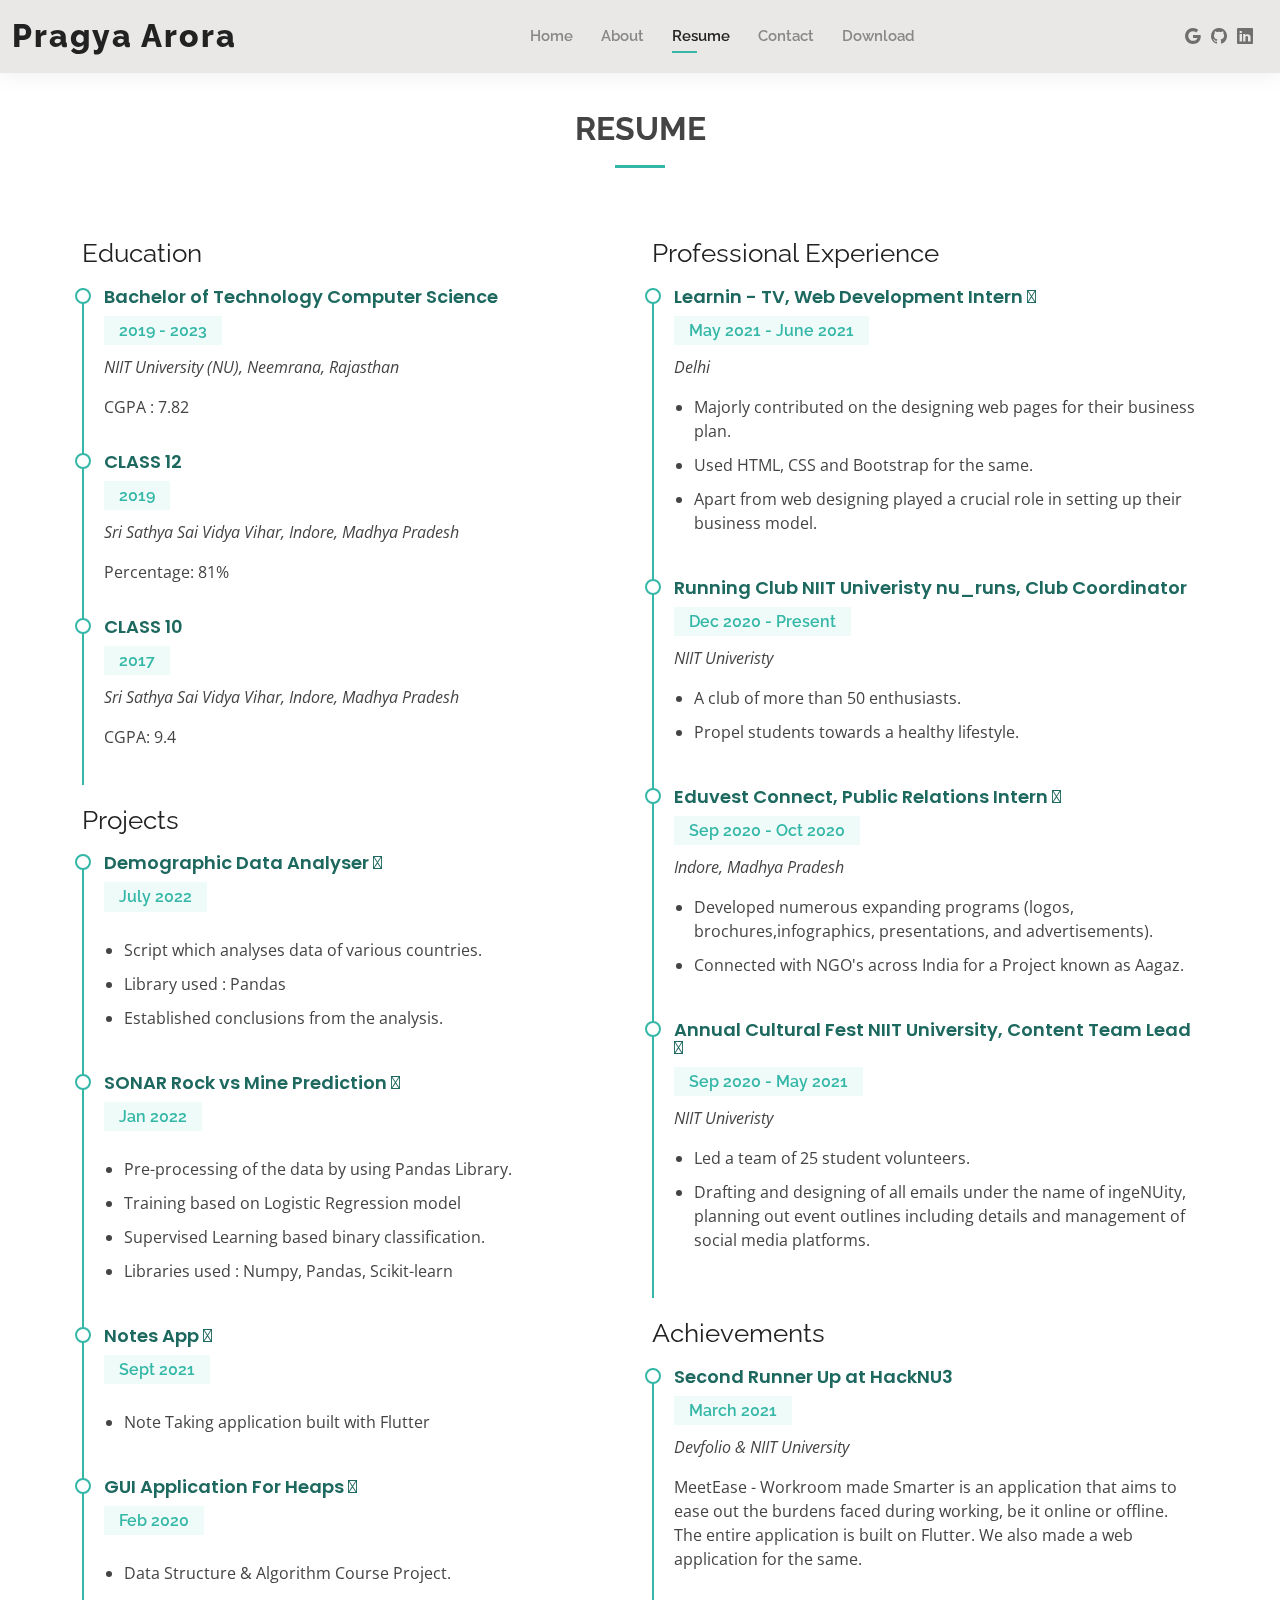
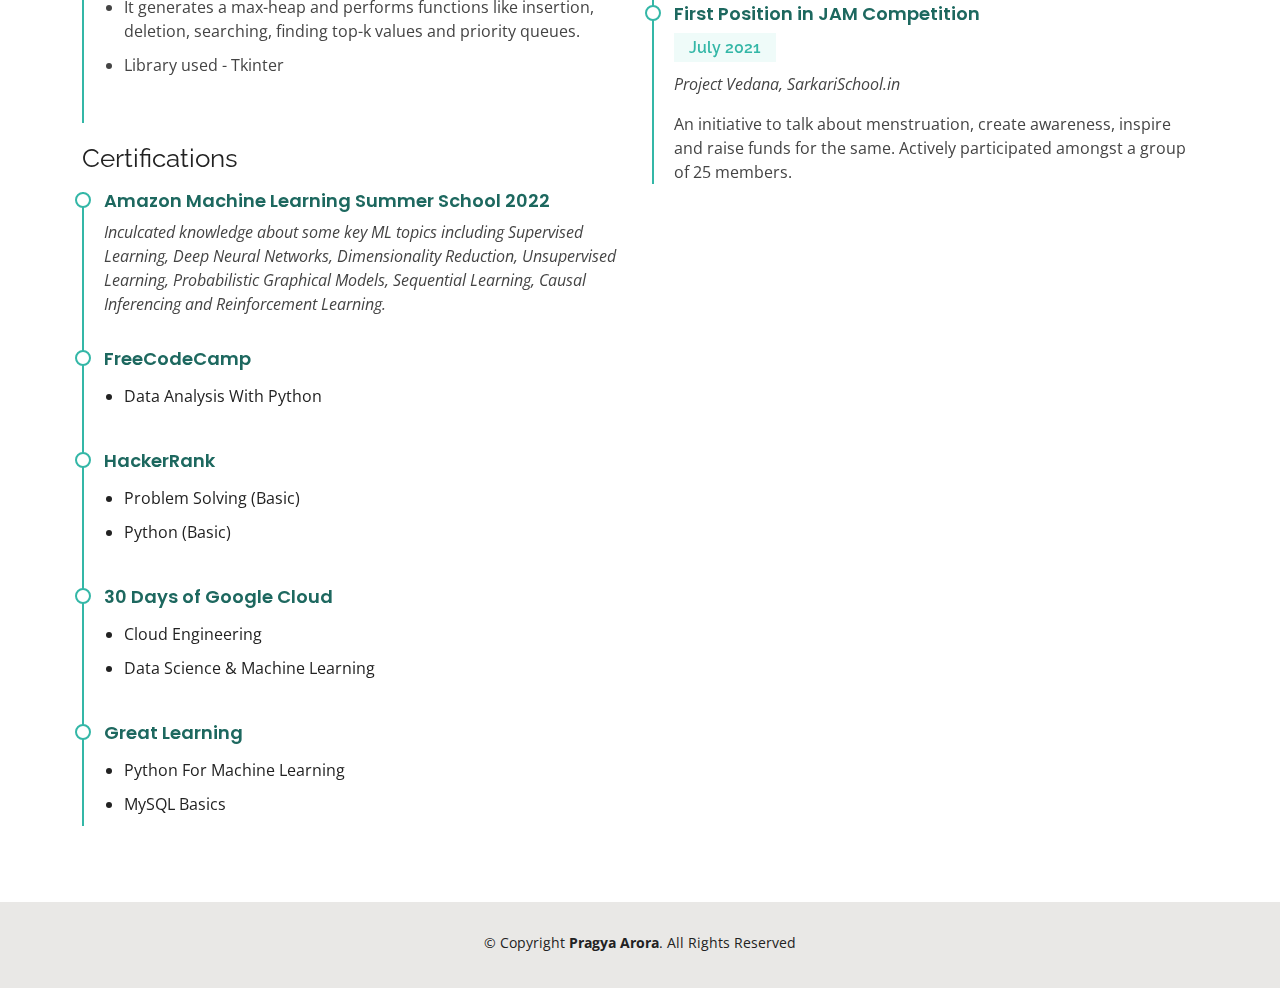
<file: resume.html>
<!DOCTYPE html>
<html lang="en">

<head>
  <meta charset="utf-8">
  <meta content="width=device-width, initial-scale=1.0" name="viewport">

  <title>Pragya Arora | Portfolio</title>
  <meta content="" name="description">
  <meta content="" name="keywords">

  <link rel="stylesheet" href="https://cdnjs.cloudflare.com/ajax/libs/font-awesome/4.7.0/css/font-awesome.min.css">
  <!-- Favicons -->
  <link href="assets/img/favicon.png" rel="icon">
  <link href="assets/img/apple-touch-icon.png" rel="apple-touch-icon">

  <!-- Google Fonts -->
  <link href="https://fonts.googleapis.com/css?family=Open+Sans:300,300i,400,400i,600,600i,700,700i|Raleway:300,300i,400,400i,500,500i,600,600i,700,700i|Poppins:300,300i,400,400i,500,500i,600,600i,700,700i" rel="stylesheet">

  <!-- Vendor CSS Files -->
  <link href="assets/vendor/aos/aos.css" rel="stylesheet">
  <link href="assets/vendor/bootstrap/css/bootstrap.min.css" rel="stylesheet">
  <link href="assets/vendor/bootstrap-icons/bootstrap-icons.css" rel="stylesheet">
  <link href="assets/vendor/boxicons/css/boxicons.min.css" rel="stylesheet">
  <link href="assets/vendor/glightbox/css/glightbox.min.css" rel="stylesheet">
  <link href="assets/vendor/swiper/swiper-bundle.min.css" rel="stylesheet">
  <link rel="stylesheet" href="https://cdnjs.cloudflare.com/ajax/libs/font-awesome/6.1.1/css/all.min.css" integrity="sha512-KfkfwYDsLkIlwQp6LFnl8zNdLGxu9YAA1QvwINks4PhcElQSvqcyVLLD9aMhXd13uQjoXtEKNosOWaZqXgel0g==" crossorigin="anonymous" referrerpolicy="no-referrer" />


  <!-- Template Main CSS File -->
  <link href="assets/css/style.css" rel="stylesheet">

  <!-- =======================================================
  * Template Name: Pragya Arora - v4.7.0
  * Template URL: https://bootstrapmade.com/Pragya Arora-free-bootstrap-cv-resume-html-template/
  * Author: BootstrapMade.com
  * License: https://bootstrapmade.com/license/
  ======================================================== -->
</head>

<body>

  <!-- ======= Header ======= -->
  <header id="header" class="fixed-top">
    <div class="container-fluid d-flex justify-content-between align-items-center">

      <h1 class="logo me-auto me-lg-0"><a href="index.html">Pragya Arora</a></h1>
      <!-- Uncomment below if you prefer to use an image logo -->
      <!-- <a href="index.html" class="logo"><img src="assets/img/logo.png" alt="" class="img-fluid"></a>-->

      <nav id="navbar" class="navbar order-last order-lg-0">
        <ul>
          <li><a href="index.html">Home</a></li>
          <li><a href="about.html">About</a></li>
          <li><a class="active" href="resume.html">Resume</a></li>
          <!-- <li><a href="services.html">Services</a></li>
          <li><a href="portfolio.html">Portfolio</a></li> -->
          <li><a href="contact.html">Contact</a></li>
          <li><a target="_blank" href="https://drive.google.com/file/d/1EiG4cYtcgiMFX6e9lftV_FgJIjdZdHFL/view?usp=sharing">Download</a></li>
        </ul>
        <i class="bi bi-list mobile-nav-toggle"></i>
      </nav><!-- .navbar -->

      <div class="header-social-links">
        <!-- <a target="_blank" href="#" class="twitter"><i class="bi bi-twitter"></i></a> -->
        <a target="_blank" href="mailto:pragya.s.arora@gmail.com"  class="google"><i class="bi bi-google"></i></a>
        <a target="_blank" href="https://github.com/arorapragya" class="github"><i class="bi bi-github"></i></a>
        <a target="_blank" href="https://www.linkedin.com/in/arorapragyaa/" class="linkedin"><i class="bi bi-linkedin"></i></i></a>
      </div>

    </div>

  </header><!-- End Header -->

  <main id="main">

    <!-- ======= Resume Section ======= -->
    <section id="resume" class="resume">
      <div class="container" data-aos="fade-up">

        <div class="section-title">
          <h2>Resume</h2>
          <!-- <p>Magnam dolores commodi suscipit. Necessitatibus eius consequatur ex aliquid fuga eum quidem. Sit sint consectetur velit. Quisquam quos quisquam cupiditate. Et nemo qui impedit suscipit alias ea. Quia fugiat sit in iste officiis commodi quidem hic quas.</p> -->
        </div>

        <div class="row">
          <div class="col-lg-6">
            <!-- <h3 class="resume-title">Education</h3>
            <div class="resume-item pb-0">
              <h4></h4>
              <p><em>Innovative and deadline-driven Graphic Designer with 3+ years of experience designing and developing user-centered digital/print marketing material from initial concept to final, polished deliverable.</em></p>
              <p>
              <ul>
                <li>Portland par 127,Orlando, FL</li>
                <li>(123) 456-7891</li>
                <li>alice.barkley@example.com</li>
              </ul>
              </p>
            </div> -->

            <!-- EDUCATION -->
            <h3 class="resume-title">Education</h3>
            <div class="resume-item">
              <h4>Bachelor of Technology Computer Science</h4>
              <h5>2019 - 2023</h5>
              <p><em>NIIT University (NU), Neemrana, Rajasthan</em></p>
              <p>CGPA : 7.82</p>
            </div>
            <div class="resume-item">
              <h4>CLASS 12</h4>
              <h5>2019</h5>
              <p><em>Sri Sathya Sai Vidya Vihar, Indore, Madhya Pradesh</em></p>
              <p>Percentage: 81%</p>
            </div>
            <div class="resume-item">
              <h4>CLASS 10</h4>
              <h5>2017</h5>
              <p><em>Sri Sathya Sai Vidya Vihar, Indore, Madhya Pradesh</em></p>
              <p>CGPA: 9.4</p>
            </div>

            <!-- PROJECTS -->
            <h3 class="resume-title">Projects</h3>
            <div class="resume-item">
              <a target="_blank" style="color: #222222;" href="https://arorapragya.github.io/demographic_analyser/"><h4>Demographic Data Analyser <i class="fa-solid fa-link fa-xs"></i></h4></a>
              <h5>July 2022</h5>
              <!-- <p><em>NIIT University (NU), Neemrana</em></p> -->
              <p>
                <ul>
                  <li>Script which analyses data of various countries.</li>
                  <li>Library used : Pandas</li>
                  <li>Established conclusions from the analysis. </li>
                </ul>
              </p> 
            </div>
            <div class="resume-item">
              <a target="_blank" style="color: #222222;" href="https://arorapragya.github.io/SONAR_RockVsMinePrediction/"><h4>SONAR Rock vs Mine Prediction <i class="fa-solid fa-link fa-xs"></i></h4></a>
              <h5>Jan 2022</h5>
              <p>
                <ul>
                  <li>Pre-processing of the data by using Pandas Library.</li>
                  <li>Training based on Logistic Regression model</li>
                  <li>Supervised Learning based binary classification.</li>
                  <li>Libraries used : Numpy, Pandas, Scikit-learn</li>
                </ul>
              </p>
            </div>
            <div class="resume-item">
              <a target="_blank" style="color: #222222;" href="https://github.com/arorapragya/mynotes_flutter"><h4>Notes App <i class="fa-solid fa-link fa-xs"></i></h4></a>
              <h5>Sept 2021</h5>
              <p>
                <ul>
                  <li>Note Taking application built with Flutter</li>
                  <!-- <li>It generates a max-heap and performs functions like insertion, deletion, searching, finding top-k values and priority queues.</li>
                  <li>Library used - Tkinter </li> -->
                </ul>
              </p>            
            </div>
            <div class="resume-item">
              <a target="_blank" style="color: #222222;" href="https://github.com/arorapragya/gui-operations-on-heap"><h4>GUI Application For Heaps <i class="fa-solid fa-link fa-xs"></i></h4></a>
              <h5>Feb 2020</h5>
              <p>
                <ul>
                  <li>Data Structure & Algorithm Course Project.</li>
                  <li>It generates a max-heap and performs functions like insertion, deletion, searching, finding top-k values and priority queues.</li>
                  <li>Library used - Tkinter </li>
                </ul>
              </p>            
            </div>
            
            <!-- CERTIFICATIONS -->
            <h3 class="resume-title">Certifications</h3>
            <div class="resume-item">
              <h4>Amazon Machine Learning Summer School 2022</h4>
              <p><em>Inculcated knowledge about some key ML topics including Supervised Learning, Deep Neural Networks, Dimensionality Reduction, Unsupervised Learning, Probabilistic Graphical Models, Sequential Learning, Causal Inferencing and Reinforcement Learning.</em></p>
            </div>
            <div class="resume-item">
              <h4>FreeCodeCamp</h4>
              <p>
                <ul>
                  <a target="_blank" style="color: #222222;" href="https://freecodecamp.org/certification/fccb70162e4-6d98-48e0-b0d3-ab6ee6f60c99/data-analysis-with-python-v7"><li>Data Analysis With Python <i class="fa-solid fa-link fa-xs"></i></li> </li></a>
                  <!-- <li>Python (Basic)</li> -->
                </ul>
                </p>              
            </div>
            <div class="resume-item">
              <h4>HackerRank</h4>
              <!-- <p><em>Data Analysis With Python</em></p> -->
              <p>
                <ul>
                  <a target="_blank" style="color: #222222;" href="https://www.hackerrank.com/certificates/a74599eea5b2"><li>Problem Solving (Basic) <i class="fa-solid fa-link fa-xs"></i></li> </li></a>
                  <a target="_blank" style="color: #222222;" href="https://www.hackerrank.com/certificates/553a79c18f4d"><li>Python (Basic) <i class="fa-solid fa-link fa-xs"></i></li> </li></a>
                </ul>
                </p>
            </div>
            <div class="resume-item">
              <h4>30 Days of Google Cloud</h4>
              <!-- <p><em>Data Analysis With Python</em></p> -->
              <p>
                <ul>
                  <a target="_blank" style="color: #222222;" href="https://drive.google.com/file/d/1oSy7YKWuaCb3qIkR-faKZ1iUgXmnX3hw/view?usp=sharing"><li>Cloud Engineering <i class="fa-solid fa-link fa-xs"></i></li> </li></a>
                  <a target="_blank" style="color: #222222;" href="https://drive.google.com/file/d/1oSy7YKWuaCb3qIkR-faKZ1iUgXmnX3hw/view?usp=sharing"><li>Data Science & Machine Learning <i class="fa-solid fa-link fa-xs"></i></li> </li></a>
                </ul>
                </p>
            </div>
            <div class="resume-item">
              <h4>Great Learning</h4>
              <p>
                <ul>
                  <a target="_blank" style="color: #222222;" href="https://drive.google.com/file/d/1Pv_SBHEM8ZBqm32DntqQC8B--JTfNOx4/view?usp=sharing"><li>Python For Machine Learning <i class="fa-solid fa-link fa-xs"></i></li> </li></a>
                  <a target="_blank" style="color: #222222;" href="https://olympus1.mygreatlearning.com/course_certificate/LNIKNTLX"><li>MySQL Basics <i class="fa-solid fa-link fa-xs"></i></li> </li></a>
                </ul>
                </p>
            </div>
            

          </div>

          <div class="col-lg-6">
            <h3 class="resume-title">Professional Experience</h3>
            <div class="resume-item">
              <a target="_blank" style="color: #222222;" href="https://olympus1.mygreatlearning.com/course_certificate/LNIKNTLX"><h4>Learnin - TV,  Web Development Intern <i class="fa-solid fa-link fa-xs"></i></h4></a>
              <h5>May 2021 - June 2021</h5>
              <p><em>Delhi </em></p>
              <p>
              <ul>
                <li>Majorly contributed on the designing web pages for their business plan.</li> </li>
                <li>Used HTML, CSS and Bootstrap for the same.</li>
                <li>Apart from web designing played a crucial role in setting up their business model.</li>
                <!-- <a target="_blank" style="color: #222222;" href="https://drive.google.com/file/d/1mnHwPm2lnrkRRFp_rSdGvsK8V_uNpBos/view?usp=sharing"><li>Letter Of Reccomendation <i class="fa-solid fa-link fa-xs"></i></li> </li></a> -->
              </ul>
              </p>
            </div>
            <div class="resume-item">
              <h4>Running Club NIIT Univeristy nu_runs, Club Coordinator</h4>
              <h5>Dec 2020 - Present</h5>
              <p><em>NIIT Univeristy</em></p>
              <p>
              <ul>
                <li>A club of more than 50 enthusiasts.</li>
                <li> Propel students towards a healthy lifestyle.</li>
              </ul>
              </p>
            </div>
            <div class="resume-item">
              <a target="_blank" style="color: #222222;" href="https://drive.google.com/file/d/1yjRprrznOQxKNslQnHny2WPQCXBiwOR6/view?usp=sharing"><h4>Eduvest Connect, Public Relations Intern <i class="fa-solid fa-link fa-xs"></i></h4></a>
              <h5>Sep 2020 - Oct 2020</h5>
              <p><em>Indore, Madhya Pradesh</em></p>
              <p>
              <ul>
                <li>Developed numerous expanding programs (logos, brochures,infographics, presentations, and advertisements).</li>
                <li>Connected with NGO's across India for a Project known as Aagaz.</li>
                <!-- <a target="_blank" style="color: #222222;" href="https://drive.google.com/file/d/1Px1Rg4jcASw2bl8HT9r9pb7GjKx8THnB/view?usp=sharing"><li>Letter Of Reccomendation <i class="fa-solid fa-link fa-xs"></i></li> </li></a> -->
              </ul>
              </p>
            </div>
            <div class="resume-item">
              <a target="_blank" style="color: #222222;" href="https://olympus1.mygreatlearning.com/course_certificate/LNIKNTLX"><h4>Annual Cultural Fest NIIT University, Content Team Lead <i class="fa-solid fa-link fa-xs"></i></h4></a>
              <h5>Sep 2020 - May 2021</h5>
              <p><em>NIIT Univeristy</em></p>
              <p>
              <ul>
                <li>Led a team of 25 student volunteers.</li>
                <li>Drafting and designing of all emails under the name of ingeNUity, planning out event outlines including details and management of social media platforms.</li>
              </ul>
              </p>
            </div>

            <h3 class="resume-title">Achievements</h3>
            <div class="resume-item">
              <h4>Second Runner Up at HackNU3</h4>
              <h5>March 2021</h5>
              <p><em>Devfolio & NIIT University</em></p>
              <p>MeetEase - Workroom made Smarter is an application that aims to ease out the burdens faced during working, be it online or offline. The entire application is built on Flutter. We also made a web application for the same.</p>
            </div>
            <div class="resume-item">
              <h4>First Position in JAM Competition</h4>
              <h5>July 2021</h5>
              <p><em>Project Vedana, SarkariSchool.in</em></p>
              <p>An initiative to talk about menstruation, create awareness, inspire and raise funds for the same. Actively participated amongst a group of 25 members.</p>
            </div>


          </div>
        </div>

      </div>
    </section><!-- End Resume Section -->

  </main><!-- End #main -->

  <!-- ======= Footer ======= -->
  <footer id="footer">
    <div class="container">
      <div class="copyright">
        &copy; Copyright <strong><span>Pragya Arora</span></strong>. All Rights Reserved
      </div>
      <div class="credits">
        <!-- All the links in the footer should remain intact. -->
        <!-- You can delete the links only if you purchased the pro version. -->
        <!-- Licensing information: https://bootstrapmade.com/license/ -->
        <!-- Purchase the pro version with working PHP/AJAX contact form: https://bootstrapmade.com/Pragya Arora-free-bootstrap-cv-resume-html-template/ -->
      </div>
    </div>
  </footer><!-- End  Footer -->

  <div id="preloader"></div>
  <a href="#" class="back-to-top d-flex align-items-center justify-content-center"><i class="bi bi-arrow-up-short"></i></a>

  <!-- Vendor JS Files -->
  <script src="assets/vendor/purecounter/purecounter.js"></script>
  <script src="assets/vendor/aos/aos.js"></script>
  <script src="assets/vendor/bootstrap/js/bootstrap.bundle.min.js"></script>
  <script src="assets/vendor/glightbox/js/glightbox.min.js"></script>
  <script src="assets/vendor/isotope-layout/isotope.pkgd.min.js"></script>
  <script src="assets/vendor/swiper/swiper-bundle.min.js"></script>
  <script src="assets/vendor/waypoints/noframework.waypoints.js"></script>
  <script src="assets/vendor/php-email-form/validate.js"></script>

  <!-- Template Main JS File -->
  <script src="assets/js/main.js"></script>

</body>

</html>
</file>
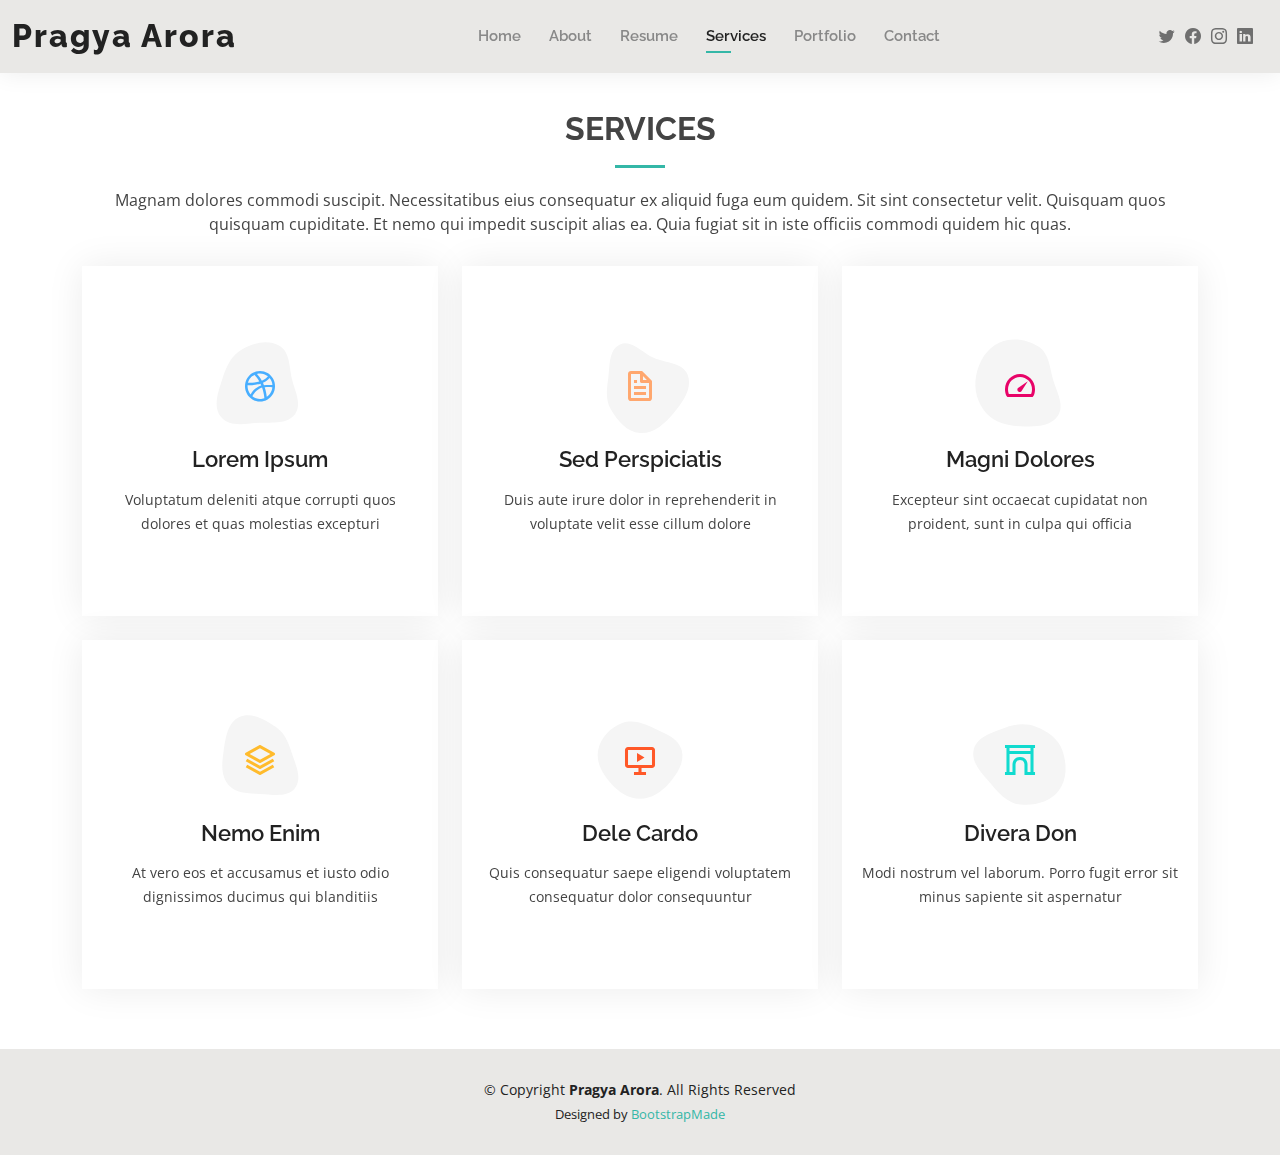
<file: services.html>
<!DOCTYPE html>
<html lang="en">

<head>
  <meta charset="utf-8">
  <meta content="width=device-width, initial-scale=1.0" name="viewport">

  <title>Services - Pragya Arora Bootstrap Template</title>
  <meta content="" name="description">
  <meta content="" name="keywords">

  <!-- Favicons -->
  <link href="assets/img/favicon.png" rel="icon">
  <link href="assets/img/apple-touch-icon.png" rel="apple-touch-icon">

  <!-- Google Fonts -->
  <link href="https://fonts.googleapis.com/css?family=Open+Sans:300,300i,400,400i,600,600i,700,700i|Raleway:300,300i,400,400i,500,500i,600,600i,700,700i|Poppins:300,300i,400,400i,500,500i,600,600i,700,700i" rel="stylesheet">

  <!-- Vendor CSS Files -->
  <link href="assets/vendor/aos/aos.css" rel="stylesheet">
  <link href="assets/vendor/bootstrap/css/bootstrap.min.css" rel="stylesheet">
  <link href="assets/vendor/bootstrap-icons/bootstrap-icons.css" rel="stylesheet">
  <link href="assets/vendor/boxicons/css/boxicons.min.css" rel="stylesheet">
  <link href="assets/vendor/glightbox/css/glightbox.min.css" rel="stylesheet">
  <link href="assets/vendor/swiper/swiper-bundle.min.css" rel="stylesheet">

  <!-- Template Main CSS File -->
  <link href="assets/css/style.css" rel="stylesheet">

  <!-- =======================================================
  * Template Name: Pragya Arora - v4.7.0
  * Template URL: https://bootstrapmade.com/Pragya Arora-free-bootstrap-cv-resume-html-template/
  * Author: BootstrapMade.com
  * License: https://bootstrapmade.com/license/
  ======================================================== -->
</head>

<body>

  <!-- ======= Header ======= -->
  <header id="header" class="fixed-top">
    <div class="container-fluid d-flex justify-content-between align-items-center">

      <h1 class="logo me-auto me-lg-0"><a href="index.html">Pragya Arora</a></h1>
      <!-- Uncomment below if you prefer to use an image logo -->
      <!-- <a href="index.html" class="logo"><img src="assets/img/logo.png" alt="" class="img-fluid"></a>-->

      <nav id="navbar" class="navbar order-last order-lg-0">
        <ul>
          <li><a href="index.html">Home</a></li>
          <li><a href="about.html">About</a></li>
          <li><a href="resume.html">Resume</a></li>
          <li><a class="active" href="services.html">Services</a></li>
          <li><a href="portfolio.html">Portfolio</a></li>
          <li><a href="contact.html">Contact</a></li>
        </ul>
        <i class="bi bi-list mobile-nav-toggle"></i>
      </nav><!-- .navbar -->

      <div class="header-social-links">
        <a href="#" class="twitter"><i class="bi bi-twitter"></i></a>
        <a href="#" class="facebook"><i class="bi bi-facebook"></i></a>
        <a href="#" class="instagram"><i class="bi bi-instagram"></i></a>
        <a href="#" class="linkedin"><i class="bi bi-linkedin"></i></i></a>
      </div>

    </div>

  </header><!-- End Header -->

  <main id="main">

    <!-- ======= Services Section ======= -->
    <section id="services" class="services">
      <div class="container" data-aos="fade-up">

        <div class="section-title">
          <h2>Services</h2>
          <p>Magnam dolores commodi suscipit. Necessitatibus eius consequatur ex aliquid fuga eum quidem. Sit sint consectetur velit. Quisquam quos quisquam cupiditate. Et nemo qui impedit suscipit alias ea. Quia fugiat sit in iste officiis commodi quidem hic quas.</p>
        </div>

        <div class="row">
          <div class="col-lg-4 col-md-6 d-flex align-items-stretch" data-aos="zoom-in" data-aos-delay="100">
            <div class="icon-box iconbox-blue">
              <div class="icon">
                <svg width="100" height="100" viewBox="0 0 600 600" xmlns="http://www.w3.org/2000/svg">
                  <path stroke="none" stroke-width="0" fill="#f5f5f5" d="M300,521.0016835830174C376.1290562159157,517.8887921683347,466.0731472004068,529.7835943286574,510.70327084640275,468.03025145048787C554.3714126377745,407.6079735673963,508.03601936045806,328.9844924480964,491.2728898941984,256.3432110539036C474.5976632858925,184.082847569629,479.9380746630129,96.60480741107993,416.23090153303,58.64404602377083C348.86323505073057,18.502131276798302,261.93793281208167,40.57373210992963,193.5410806939664,78.93577620505333C130.42746243093433,114.334589627462,98.30271207620316,179.96522072025542,76.75703585869454,249.04625023123273C51.97151888228291,328.5150500222984,13.704378332031375,421.85034740162234,66.52175969318436,486.19268352777647C119.04800174914682,550.1803526380478,217.28368757567262,524.383925680826,300,521.0016835830174"></path>
                </svg>
                <i class="bx bxl-dribbble"></i>
              </div>
              <h4><a href="">Lorem Ipsum</a></h4>
              <p>Voluptatum deleniti atque corrupti quos dolores et quas molestias excepturi</p>
            </div>
          </div>

          <div class="col-lg-4 col-md-6 d-flex align-items-stretch mt-4 mt-md-0" data-aos="zoom-in" data-aos-delay="200">
            <div class="icon-box iconbox-orange ">
              <div class="icon">
                <svg width="100" height="100" viewBox="0 0 600 600" xmlns="http://www.w3.org/2000/svg">
                  <path stroke="none" stroke-width="0" fill="#f5f5f5" d="M300,582.0697525312426C382.5290701553225,586.8405444964366,449.9789794690241,525.3245884688669,502.5850820975895,461.55621195738473C556.606425686781,396.0723002908107,615.8543463187945,314.28637112970534,586.6730223649479,234.56875336149918C558.9533121215079,158.8439757836574,454.9685369536778,164.00468322053177,381.49747125262974,130.76875717737553C312.15926192815925,99.40240125094834,248.97055460311594,18.661163978235184,179.8680185752513,50.54337015887873C110.5421016452524,82.52863877960104,119.82277516462835,180.83849132639028,109.12597500060166,256.43424936330496C100.08760227029461,320.3096726198365,92.17705696193138,384.0621239912766,124.79988738764834,439.7174275375508C164.83382741302287,508.01625554203684,220.96474134820875,577.5009287672846,300,582.0697525312426"></path>
                </svg>
                <i class="bx bx-file"></i>
              </div>
              <h4><a href="">Sed Perspiciatis</a></h4>
              <p>Duis aute irure dolor in reprehenderit in voluptate velit esse cillum dolore</p>
            </div>
          </div>

          <div class="col-lg-4 col-md-6 d-flex align-items-stretch mt-4 mt-lg-0" data-aos="zoom-in" data-aos-delay="300">
            <div class="icon-box iconbox-pink">
              <div class="icon">
                <svg width="100" height="100" viewBox="0 0 600 600" xmlns="http://www.w3.org/2000/svg">
                  <path stroke="none" stroke-width="0" fill="#f5f5f5" d="M300,541.5067337569781C382.14930387511276,545.0595476570109,479.8736841581634,548.3450877840088,526.4010558755058,480.5488172755941C571.5218469581645,414.80211281144784,517.5187510058486,332.0715597781072,496.52539010469104,255.14436215662573C477.37192572678356,184.95920475031193,473.57363656557914,105.61284051026155,413.0603344069578,65.22779650032875C343.27470386102294,18.654635553484475,251.2091493199835,5.337323636656869,175.0934190732945,40.62881213300186C97.87086631185822,76.43348514350839,51.98124368387456,156.15599469081315,36.44837278890362,239.84606092416172C21.716077023791087,319.22268207091537,43.775223500013084,401.1760424656574,96.891909868211,461.97329694683043C147.22146801428983,519.5804099606455,223.5754009179313,538.201503339737,300,541.5067337569781"></path>
                </svg>
                <i class="bx bx-tachometer"></i>
              </div>
              <h4><a href="">Magni Dolores</a></h4>
              <p>Excepteur sint occaecat cupidatat non proident, sunt in culpa qui officia</p>
            </div>
          </div>

          <div class="col-lg-4 col-md-6 d-flex align-items-stretch mt-4" data-aos="zoom-in" data-aos-delay="100">
            <div class="icon-box iconbox-yellow">
              <div class="icon">
                <svg width="100" height="100" viewBox="0 0 600 600" xmlns="http://www.w3.org/2000/svg">
                  <path stroke="none" stroke-width="0" fill="#f5f5f5" d="M300,503.46388370962813C374.79870501325706,506.71871716319447,464.8034551963731,527.1746412648533,510.4981551193396,467.86667711651364C555.9287308511215,408.9015244558933,512.6030010748507,327.5744911775523,490.211057578863,256.5855673507754C471.097692560561,195.9906835881958,447.69079081568157,138.11976852964426,395.19560036434837,102.3242989838813C329.3053358748298,57.3949838291264,248.02791733380457,8.279543830951368,175.87071277845988,42.242879143198664C103.41431057327972,76.34704239035025,93.79494320519305,170.9812938413882,81.28167332365135,250.07896920659033C70.17666984294237,320.27484674793965,64.84698225790005,396.69656628748305,111.28512138212992,450.4950937839243C156.20124167950087,502.5303643271138,231.32542653798444,500.4755392045468,300,503.46388370962813"></path>
                </svg>
                <i class="bx bx-layer"></i>
              </div>
              <h4><a href="">Nemo Enim</a></h4>
              <p>At vero eos et accusamus et iusto odio dignissimos ducimus qui blanditiis</p>
            </div>
          </div>

          <div class="col-lg-4 col-md-6 d-flex align-items-stretch mt-4" data-aos="zoom-in" data-aos-delay="200">
            <div class="icon-box iconbox-red">
              <div class="icon">
                <svg width="100" height="100" viewBox="0 0 600 600" xmlns="http://www.w3.org/2000/svg">
                  <path stroke="none" stroke-width="0" fill="#f5f5f5" d="M300,532.3542879108572C369.38199826031484,532.3153073249985,429.10787420159085,491.63046689027357,474.5244479745417,439.17860296908856C522.8885846962883,383.3225815378663,569.1668002868075,314.3205725914397,550.7432151929288,242.7694973846089C532.6665558377875,172.5657663291529,456.2379748765914,142.6223662098291,390.3689995646985,112.34683881706744C326.66090330228417,83.06452184765237,258.84405631176094,53.51806209861945,193.32584062364296,78.48882559362697C121.61183558270385,105.82097193414197,62.805066853699245,167.19869350419734,48.57481801355237,242.6138429142374C34.843463184063346,315.3850353017275,76.69343916112496,383.4422959591041,125.22947124332185,439.3748458443577C170.7312796277747,491.8107796887764,230.57421082200815,532.3932930995766,300,532.3542879108572"></path>
                </svg>
                <i class="bx bx-slideshow"></i>
              </div>
              <h4><a href="">Dele Cardo</a></h4>
              <p>Quis consequatur saepe eligendi voluptatem consequatur dolor consequuntur</p>
            </div>
          </div>

          <div class="col-lg-4 col-md-6 d-flex align-items-stretch mt-4" data-aos="zoom-in" data-aos-delay="300">
            <div class="icon-box iconbox-teal">
              <div class="icon">
                <svg width="100" height="100" viewBox="0 0 600 600" xmlns="http://www.w3.org/2000/svg">
                  <path stroke="none" stroke-width="0" fill="#f5f5f5" d="M300,566.797414625762C385.7384707136149,576.1784315230908,478.7894351017131,552.8928747891023,531.9192734346935,484.94944893311C584.6109503024035,417.5663521118492,582.489472248146,322.67544863468447,553.9536738515405,242.03673114598146C529.1557734026468,171.96086150256528,465.24506316201064,127.66468636344209,395.9583748389544,100.7403814666027C334.2173773831606,76.7482773500951,269.4350130405921,84.62216499799875,207.1952322260088,107.2889140133804C132.92018162631612,134.33871894543012,41.79353780512637,160.00259165414826,22.644507872594943,236.69541883565114C3.319112789854554,314.0945973066697,72.72355303640163,379.243833228382,124.04198916343866,440.3218312028393C172.9286146004772,498.5055451809895,224.45579914871206,558.5317968840102,300,566.797414625762"></path>
                </svg>
                <i class="bx bx-arch"></i>
              </div>
              <h4><a href="">Divera Don</a></h4>
              <p>Modi nostrum vel laborum. Porro fugit error sit minus sapiente sit aspernatur</p>
            </div>
          </div>

        </div>

      </div>
    </section><!-- End Services Section -->

  </main><!-- End #main -->

  <!-- ======= Footer ======= -->
  <footer id="footer">
    <div class="container">
      <div class="copyright">
        &copy; Copyright <strong><span>Pragya Arora</span></strong>. All Rights Reserved
      </div>
      <div class="credits">
        <!-- All the links in the footer should remain intact. -->
        <!-- You can delete the links only if you purchased the pro version. -->
        <!-- Licensing information: https://bootstrapmade.com/license/ -->
        <!-- Purchase the pro version with working PHP/AJAX contact form: https://bootstrapmade.com/Pragya Arora-free-bootstrap-cv-resume-html-template/ -->
        Designed by <a href="https://bootstrapmade.com/">BootstrapMade</a>
      </div>
    </div>
  </footer><!-- End  Footer -->

  <div id="preloader"></div>
  <a href="#" class="back-to-top d-flex align-items-center justify-content-center"><i class="bi bi-arrow-up-short"></i></a>

  <!-- Vendor JS Files -->
  <script src="assets/vendor/purecounter/purecounter.js"></script>
  <script src="assets/vendor/aos/aos.js"></script>
  <script src="assets/vendor/bootstrap/js/bootstrap.bundle.min.js"></script>
  <script src="assets/vendor/glightbox/js/glightbox.min.js"></script>
  <script src="assets/vendor/isotope-layout/isotope.pkgd.min.js"></script>
  <script src="assets/vendor/swiper/swiper-bundle.min.js"></script>
  <script src="assets/vendor/waypoints/noframework.waypoints.js"></script>
  <script src="assets/vendor/php-email-form/validate.js"></script>

  <!-- Template Main JS File -->
  <script src="assets/js/main.js"></script>

</body>

</html>
</file>
<file: assets/css/style.css>
/**
* Template Name: Kelly - v4.7.0
* Template URL: https://bootstrapmade.com/kelly-free-bootstrap-cv-resume-html-template/
* Author: BootstrapMade.com
* License: https://bootstrapmade.com/license/
*/

/*--------------------------------------------------------------
# General
--------------------------------------------------------------*/
body {
  font-family: "Open Sans", sans-serif;
  color: #444444;
}

a {
  color: #34b7a7;
  text-decoration: none;
}

a:hover {
  color: #51cdbe;
  text-decoration: none;
}

h1, h2, h3, h4, h5, h6 {
  font-family: "Raleway", sans-serif;
}

#main {
  margin-top: 50px;
}
@media (max-width: 992px) {
  #main {
    margin-top: 30px;
  }
}

/*--------------------------------------------------------------
# Preloader
--------------------------------------------------------------*/
#preloader {
  position: fixed;
  top: 0;
  left: 0;
  right: 0;
  bottom: 0;
  z-index: 9999;
  overflow: hidden;
  background: #fff;
}

#preloader:before {
  content: "";
  position: fixed;
  top: calc(50% - 30px);
  left: calc(50% - 30px);
  border: 6px solid #34b7a7;
  border-top-color: #dcf5f2;
  border-radius: 50%;
  width: 60px;
  height: 60px;
  -webkit-animation: animate-preloader 1s linear infinite;
  animation: animate-preloader 1s linear infinite;
}

@-webkit-keyframes animate-preloader {
  0% {
    transform: rotate(0deg);
  }
  100% {
    transform: rotate(360deg);
  }
}

@keyframes animate-preloader {
  0% {
    transform: rotate(0deg);
  }
  100% {
    transform: rotate(360deg);
  }
}
/*--------------------------------------------------------------
# Back to top button
--------------------------------------------------------------*/
.back-to-top {
  position: fixed;
  visibility: hidden;
  opacity: 0;
  right: 15px;
  bottom: 15px;
  z-index: 996;
  background: #34b7a7;
  width: 40px;
  height: 40px;
  border-radius: 50px;
  transition: all 0.4s;
}
.back-to-top i {
  font-size: 24px;
  color: #fff;
  line-height: 0;
}
.back-to-top:hover {
  background: #49cbbb;
  color: #fff;
}
.back-to-top.active {
  visibility: visible;
  opacity: 1;
}

/*--------------------------------------------------------------
# Header
--------------------------------------------------------------*/
#header {
  background: #e9e8e6;
  box-shadow: 0px 0px 25px 0 rgba(0, 0, 0, 0.08);
  z-index: 997;
  padding: 15px 0;
}
#header .logo {
  font-size: 32px;
  margin: 0;
  padding: 0;
  line-height: 1;
  font-weight: 800;
  letter-spacing: 2px;
  /* text-transform: uppercase; */
}
#header .logo a {
  color: #222222;
}
#header .logo img {
  max-height: 40px;
}
@media (max-width: 992px) {
  #header .logo {
    font-size: 28px;
  }
}

/*--------------------------------------------------------------
# Header Social Links
--------------------------------------------------------------*/
.header-social-links {
  padding-right: 15px;
}
.header-social-links a {
  color: #6f6f6f;
  padding-left: 6px;
  display: inline-block;
  line-height: 0px;
  transition: 0.3s;
  font-size: 16px;
}
.header-social-links a:hover {
  color: #34b7a7;
}

/*--------------------------------------------------------------
# Navigation Menu
--------------------------------------------------------------*/
/**
* Desktop Navigation 
*/
.navbar {
  padding: 0;
}
.navbar ul {
  margin: 0;
  padding: 0;
  display: flex;
  list-style: none;
  align-items: center;
}
.navbar li {
  position: relative;
  padding: 10px 0 10px 28px;
}
.navbar a, .navbar a:focus {
  display: flex;
  align-items: center;
  justify-content: space-between;
  font-family: "Raleway", sans-serif;
  font-size: 15px;
  font-weight: 600;
  color: #888888;
  white-space: nowrap;
  transition: 0.3s;
  position: relative;
}
.navbar a i, .navbar a:focus i {
  font-size: 12px;
  line-height: 0;
  margin-left: 5px;
}
.navbar > ul > li > a:before {
  content: "";
  position: absolute;
  width: 0;
  height: 2px;
  bottom: -5px;
  left: 0;
  background-color: #34b7a7;
  visibility: hidden;
  width: 0px;
  transition: all 0.3s ease-in-out 0s;
}
.navbar a:hover:before, .navbar li:hover > a:before, .navbar .active:before {
  visibility: visible;
  width: 25px;
}
.navbar a:hover, .navbar .active, .navbar .active:focus, .navbar li:hover > a {
  color: #222222;
}
.navbar .dropdown ul {
  display: block;
  position: absolute;
  left: 14px;
  top: calc(100% + 30px);
  margin: 0;
  padding: 10px 0;
  z-index: 99;
  opacity: 0;
  visibility: hidden;
  background: #fff;
  box-shadow: 0px 0px 30px rgba(127, 137, 161, 0.25);
  transition: 0.3s;
  border-radius: 4px;
}
.navbar .dropdown ul li {
  min-width: 200px;
  padding: 0;
}
.navbar .dropdown ul a {
  padding: 10px 20px;
  font-size: 15px;
  text-transform: none;
  font-weight: 600;
}
.navbar .dropdown ul a i {
  font-size: 12px;
}
.navbar .dropdown ul a:hover, .navbar .dropdown ul .active:hover, .navbar .dropdown ul li:hover > a {
  color: #34b7a7;
}
.navbar .dropdown:hover > ul {
  opacity: 1;
  top: 100%;
  visibility: visible;
}
.navbar .dropdown .dropdown ul {
  top: 0;
  left: calc(100% - 30px);
  visibility: hidden;
}
.navbar .dropdown .dropdown:hover > ul {
  opacity: 1;
  top: 0;
  left: 100%;
  visibility: visible;
}
@media (max-width: 1366px) {
  .navbar .dropdown .dropdown ul {
    left: -90%;
  }
  .navbar .dropdown .dropdown:hover > ul {
    left: -100%;
  }
}

/**
* Mobile Navigation 
*/
.mobile-nav-toggle {
  color: #222222;
  font-size: 28px;
  cursor: pointer;
  display: none;
  line-height: 0;
  transition: 0.5s;
}
.mobile-nav-toggle.bi-x {
  color: #fff;
}

@media (max-width: 991px) {
  .mobile-nav-toggle {
    display: block;
  }

  .navbar ul {
    display: none;
  }
}
.navbar-mobile {
  position: fixed;
  overflow: hidden;
  top: 0;
  right: 0;
  left: 0;
  bottom: 0;
  background: rgba(9, 9, 9, 0.9);
  transition: 0.3s;
  z-index: 999;
}
.navbar-mobile .mobile-nav-toggle {
  position: absolute;
  top: 15px;
  right: 15px;
}
.navbar-mobile ul {
  display: block;
  position: absolute;
  top: 55px;
  right: 15px;
  bottom: 15px;
  left: 15px;
  padding: 10px 0;
  border-radius: 10px;
  background-color: #fff;
  overflow-y: auto;
  transition: 0.3s;
}
.navbar-mobile a, .navbar-mobile a:focus {
  font-size: 15px;
  padding-right: 15px;
  color: #222222;
}
.navbar-mobile a:hover, .navbar-mobile .active, .navbar-mobile li:hover > a {
  color: #34b7a7;
}
.navbar-mobile .getstarted, .navbar-mobile .getstarted:focus {
  margin: 15px;
}
.navbar-mobile .dropdown ul {
  position: static;
  display: none;
  margin: 10px 20px;
  padding: 10px 0;
  z-index: 99;
  opacity: 1;
  visibility: visible;
  background: #fff;
  box-shadow: 0px 0px 30px rgba(127, 137, 161, 0.25);
}
.navbar-mobile .dropdown ul li {
  min-width: 200px;
}
.navbar-mobile .dropdown ul a {
  padding: 10px 20px;
}
.navbar-mobile .dropdown ul a i {
  font-size: 12px;
}
.navbar-mobile .dropdown ul a:hover, .navbar-mobile .dropdown ul .active:hover, .navbar-mobile .dropdown ul li:hover > a {
  color: #34b7a7;
}
.navbar-mobile .dropdown > .dropdown-active {
  display: block;
}

/*--------------------------------------------------------------
# Hero Section
--------------------------------------------------------------*/
#hero {
  width: 100%;
  height: 100vh;
  background: url("../img/hero-bg.jpg") top right;
  background-size: cover;
}
#hero .container {
  padding-top: 70px;
  position: relative;
}
@media (max-width: 992px) {
  #hero .container {
    padding-top: 58px;
  }
}
#hero h1 {
  margin: 0;
  font-size: 48px;
  font-weight: 700;
  line-height: 56px;
  color: #222222;
}
#hero h2 {
  color: #6f6f6f;
  margin: 10px 0 0 0;
  font-size: 22px;
}
#hero .btn-about {
  font-family: "Raleway", sans-serif;
  text-transform: uppercase;
  font-weight: 600;
  font-size: 12px;
  letter-spacing: 1px;
  display: inline-block;
  padding: 12px 40px;
  border-radius: 50px;
  transition: 0.5s;
  margin-top: 30px;
  color: #fff;
  background: #34b7a7;
}
#hero .btn-about:hover {
  background: #3dc8b7;
}
@media (min-width: 1024px) {
  #hero {
    background-attachment: fixed;
  }
}
@media (max-width: 992px) {
  #hero:before {
    content: "";
    background: rgba(255, 255, 255, 0.8);
    position: absolute;
    bottom: 0;
    top: 0;
    left: 0;
    right: 0;
  }
  #hero h1 {
    font-size: 28px;
    line-height: 36px;
  }
  #hero h2 {
    font-size: 18px;
    line-height: 24px;
  }
}

/*--------------------------------------------------------------
# Sections General
--------------------------------------------------------------*/
section {
  padding: 60px 0;
}

.section-bg {
  background-color: #e7f8f6;
}

.section-title {
  text-align: center;
  padding-bottom: 30px;
}
.section-title h2 {
  font-size: 32px;
  font-weight: bold;
  text-transform: uppercase;
  margin-bottom: 20px;
  padding-bottom: 20px;
  position: relative;
}
.section-title h2::after {
  content: "";
  position: absolute;
  display: block;
  width: 50px;
  height: 3px;
  background: #34b7a7;
  bottom: 0;
  left: calc(50% - 25px);
}
.section-title p {
  margin-bottom: 0;
}

/*--------------------------------------------------------------
# Cta
--------------------------------------------------------------*/
.cta {
  background: linear-gradient(rgba(0, 0, 0, 0.6), rgba(0, 0, 0, 0.6)), url("../img/bg-1.jpg") fixed center center;
  background-size: cover;
  padding: 80px 0;
}
.cta h3 {
  color: #fff;
  font-size: 28px;
  font-weight: 700;
}
.cta p {
  color: #fff;
}
.cta .cta-btn {
  font-family: "Raleway", sans-serif;
  text-transform: uppercase;
  font-weight: 500;
  font-size: 16px;
  letter-spacing: 1px;
  display: inline-block;
  padding: 8px 20px;
  border-radius: 2px;
  transition: 0.5s;
  margin: 10px;
  border: 2px solid #fff;
  color: #fff;
}
.cta .cta-btn:hover {
  background: #34b7a7;
  border: 2px solid #34b7a7;
}
@media (max-width: 1024px) {
  .cta {
    background-attachment: scroll;
  }
}
@media (min-width: 769px) {
  .cta .cta-btn-container {
    display: flex;
    align-items: center;
    justify-content: flex-end;
  }
}

/*--------------------------------------------------------------
# About
--------------------------------------------------------------*/
.about .content h3 {
  font-weight: 700;
  font-size: 26px;
  color: #555555;
}
.about .content ul {
  list-style: none;
  padding: 0;
}
.about .content ul li {
  padding-bottom: 10px;
}
.about .content ul i {
  font-size: 20px;
  padding-right: 2px;
  color: #34b7a7;
}
.about .content p:last-child {
  margin-bottom: 0;
}

/*--------------------------------------------------------------
# Skills
--------------------------------------------------------------*/
.skills .progress {
  height: 60px;
  display: block;
  background: none;
  border-radius: 0;
}
.skills .progress .skill {
  padding: 10px 0;
  margin: 0 0 6px 0;
  text-transform: uppercase;
  display: block;
  font-weight: 600;
  font-family: "Poppins", sans-serif;
  color: #222222;
}
.skills .progress .skill .val {
  float: right;
  font-style: normal;
}
.skills .progress-bar-wrap {
  background: #f3f3f3;
}
.skills .progress-bar {
  width: 1px;
  height: 10px;
  transition: 0.9s;
  background-color: #34b7a7;
}

.skills .resume-title {
  font-size: 26px;
  font-weight: 400;
  margin-top: 20px;
  margin-bottom: 20px;
  color: #222222;
}
.skills .resume-item {
  padding: 0 0 20px 20px;
  margin-top: -2px;
  /* border-left: 2px solid #34b7a7; */
  position: relative;
}
.skills .resume-item h4 {
  line-height: 18px;
  font-size: 18px;
  font-weight: 600;
  font-family: "Poppins", sans-serif;
  color: #1d685f;
  margin-bottom: 10px;
}


/*--------------------------------------------------------------
# Interests
--------------------------------------------------------------*/
.section-int-title {
  /* text-align: center; */
  padding-bottom: 10px;
}

.interests .icon-box {
  display: flex;
  align-items: center;
  padding: 20px;
  /* background: #34b7a7; */
  /* transition: ease-in-out 0.3s; */
  /* opacity: -1; */
  opacity: .5;
  background-color: #222222;
  color: #fff;
  opacity: 2;

}

.interests .icon-box i {
  font-size: 32px;
  padding-right: 10px;
  line-height: 1;
}

.interests .icon-box h3 {
  font-weight: 700;
  margin: 0;
  padding: 0;
  line-height: 1;
  font-size: 16px;
  color: #fff;
  /* color: #34b7a7; */
}

/* .interests .icon-box:hover {
  background: rgba(255, 255, 255, 0.12);
} */

/*--------------------------------------------------------------
# Facts
--------------------------------------------------------------*/
.facts .counters span {
  font-size: 48px;
  display: block;
  color: #34b7a7;
}
.facts .counters p {
  padding: 0;
  margin: 0 0 20px 0;
  font-family: "Raleway", sans-serif;
  font-size: 14px;
}

/*--------------------------------------------------------------
# Testimonials
--------------------------------------------------------------*/
.testimonials .section-header {
  margin-bottom: 40px;
}
.testimonials .testimonials-carousel, .testimonials .testimonials-slider {
  overflow: hidden;
}
.testimonials .testimonial-item {
  text-align: center;
}
.testimonials .testimonial-item .testimonial-img {
  width: 120px;
  border-radius: 50%;
  border: 4px solid #fff;
  margin: 0 auto;
}
.testimonials .testimonial-item h3 {
  font-size: 20px;
  font-weight: bold;
  margin: 10px 0 5px 0;
  color: #111;
}
.testimonials .testimonial-item h4 {
  font-size: 14px;
  color: #999;
  margin: 0 0 15px 0;
}
.testimonials .testimonial-item .quote-icon-left, .testimonials .testimonial-item .quote-icon-right {
  color: #c8efea;
  font-size: 26px;
}
.testimonials .testimonial-item .quote-icon-left {
  display: inline-block;
  left: -5px;
  position: relative;
}
.testimonials .testimonial-item .quote-icon-right {
  display: inline-block;
  right: -5px;
  position: relative;
  top: 10px;
}
.testimonials .testimonial-item p {
  font-style: italic;
  margin: 0 auto 15px auto;
}
@media (min-width: 992px) {
  .testimonials .testimonial-item p {
    width: 80%;
  }
}
.testimonials .swiper-pagination {
  margin-top: 20px;
  position: relative;
}
.testimonials .swiper-pagination .swiper-pagination-bullet {
  width: 12px;
  height: 12px;
  background-color: #fff;
  opacity: 1;
  border: 1px solid #34b7a7;
}
.testimonials .swiper-pagination .swiper-pagination-bullet-active {
  background-color: #34b7a7;
}

/*--------------------------------------------------------------
# Resume
--------------------------------------------------------------*/
.resume .resume-title {
  font-size: 26px;
  font-weight: 400;
  margin-top: 20px;
  margin-bottom: 20px;
  color: #222222;
}
.resume .resume-item {
  padding: 0 0 20px 20px;
  margin-top: -2px;
  border-left: 2px solid #34b7a7;
  position: relative;
}
.resume .resume-item h4 {
  line-height: 18px;
  font-size: 18px;
  font-weight: 600;
  font-family: "Poppins", sans-serif;
  color: #1d685f;
  margin-bottom: 10px;
}
.resume .resume-item h5 {
  font-size: 16px;
  background: #effbf9;
  padding: 5px 15px;
  display: inline-block;
  font-weight: 600;
  margin-bottom: 10px;
  color: #34b7a7;
}
.resume .resume-item ul {
  padding-left: 20px;
}
.resume .resume-item ul li {
  padding-bottom: 10px;
}
.resume .resume-item:last-child {
  padding-bottom: 0;
}
.resume .resume-item::before {
  content: "";
  position: absolute;
  width: 16px;
  height: 16px;
  border-radius: 50px;
  left: -9px;
  top: 0;
  background: #fff;
  border: 2px solid #34b7a7;
}

/*--------------------------------------------------------------
# Services
--------------------------------------------------------------*/
.services .icon-box {
  text-align: center;
  padding: 70px 20px 80px 20px;
  transition: all ease-in-out 0.3s;
  background: #fff;
  box-shadow: 0px 0 35px 0 rgba(0, 0, 0, 0.08);
}
.services .icon-box .icon {
  margin: 0 auto;
  width: 100px;
  height: 100px;
  display: flex;
  align-items: center;
  justify-content: center;
  transition: ease-in-out 0.3s;
  position: relative;
}
.services .icon-box .icon i {
  font-size: 36px;
  transition: 0.5s;
  position: relative;
}
.services .icon-box .icon svg {
  position: absolute;
  top: 0;
  left: 0;
}
.services .icon-box .icon svg path {
  transition: 0.5s;
  fill: #f5f5f5;
}
.services .icon-box h4 {
  font-weight: 600;
  margin: 10px 0 15px 0;
  font-size: 22px;
}
.services .icon-box h4 a {
  color: #222222;
  transition: ease-in-out 0.3s;
}
.services .icon-box p {
  line-height: 24px;
  font-size: 14px;
  margin-bottom: 0;
}
.services .iconbox-blue i {
  color: #47aeff;
}
.services .iconbox-blue:hover .icon i {
  color: #fff;
}
.services .iconbox-blue:hover .icon path {
  fill: #47aeff;
}
.services .iconbox-orange i {
  color: #ffa76e;
}
.services .iconbox-orange:hover .icon i {
  color: #fff;
}
.services .iconbox-orange:hover .icon path {
  fill: #ffa76e;
}
.services .iconbox-pink i {
  color: #e80368;
}
.services .iconbox-pink:hover .icon i {
  color: #fff;
}
.services .iconbox-pink:hover .icon path {
  fill: #e80368;
}
.services .iconbox-yellow i {
  color: #ffbb2c;
}
.services .iconbox-yellow:hover .icon i {
  color: #fff;
}
.services .iconbox-yellow:hover .icon path {
  fill: #ffbb2c;
}
.services .iconbox-red i {
  color: #ff5828;
}
.services .iconbox-red:hover .icon i {
  color: #fff;
}
.services .iconbox-red:hover .icon path {
  fill: #ff5828;
}
.services .iconbox-teal i {
  color: #11dbcf;
}
.services .iconbox-teal:hover .icon i {
  color: #fff;
}
.services .iconbox-teal:hover .icon path {
  fill: #11dbcf;
}

/*--------------------------------------------------------------
# Portfolio
--------------------------------------------------------------*/
.portfolio .portfolio-item {
  margin-bottom: 30px;
}
.portfolio #portfolio-flters {
  padding: 0;
  margin: 0 auto 20px auto;
  list-style: none;
  text-align: center;
}
.portfolio #portfolio-flters li {
  cursor: pointer;
  display: inline-block;
  padding: 8px 16px 10px 16px;
  font-size: 13px;
  font-weight: 500;
  line-height: 1;
  text-transform: uppercase;
  color: #444444;
  margin-bottom: 5px;
  transition: all 0.3s ease-in-out;
  border-radius: 50px;
}
.portfolio #portfolio-flters li:hover, .portfolio #portfolio-flters li.filter-active {
  color: #fff;
  background: #34b7a7;
}
.portfolio #portfolio-flters li:last-child {
  margin-right: 0;
}
.portfolio .portfolio-wrap {
  transition: 0.3s;
  position: relative;
  overflow: hidden;
  z-index: 1;
  background: rgba(34, 34, 34, 0.6);
}
.portfolio .portfolio-wrap::before {
  content: "";
  background: rgba(34, 34, 34, 0.6);
  position: absolute;
  left: 0;
  right: 0;
  top: 0;
  bottom: 0;
  transition: all ease-in-out 0.3s;
  z-index: 2;
  opacity: 0;
}
.portfolio .portfolio-wrap img {
  transition: all ease-in-out 0.3s;
}
.portfolio .portfolio-wrap .portfolio-info {
  opacity: 0;
  position: absolute;
  top: 0;
  left: 0;
  right: 0;
  bottom: 0;
  z-index: 3;
  transition: all ease-in-out 0.3s;
  display: flex;
  flex-direction: column;
  justify-content: flex-end;
  align-items: flex-start;
  padding: 20px;
}
.portfolio .portfolio-wrap .portfolio-info h4 {
  font-size: 20px;
  color: #fff;
  font-weight: 600;
}
.portfolio .portfolio-wrap .portfolio-info p {
  color: rgba(255, 255, 255, 0.7);
  font-size: 14px;
  text-transform: uppercase;
  padding: 0;
  margin: 0;
  font-style: italic;
}
.portfolio .portfolio-wrap .portfolio-links {
  text-align: center;
  z-index: 4;
}
.portfolio .portfolio-wrap .portfolio-links a {
  color: #fff;
  margin: 0 5px 0 0;
  font-size: 28px;
  display: inline-block;
  transition: 0.3s;
}
.portfolio .portfolio-wrap .portfolio-links a:hover {
  color: #78d9cd;
}
.portfolio .portfolio-wrap:hover::before {
  opacity: 1;
}
.portfolio .portfolio-wrap:hover img {
  transform: scale(1.2);
}
.portfolio .portfolio-wrap:hover .portfolio-info {
  opacity: 1;
}

/*--------------------------------------------------------------
# Portfolio Details
--------------------------------------------------------------*/
.portfolio-details {
  padding-top: 0;
}
.portfolio-details .portfolio-details-slider img {
  width: 100%;
}
.portfolio-details .portfolio-details-slider .swiper-pagination {
  margin-top: 20px;
  position: relative;
}
.portfolio-details .portfolio-details-slider .swiper-pagination .swiper-pagination-bullet {
  width: 12px;
  height: 12px;
  background-color: #fff;
  opacity: 1;
  border: 1px solid #34b7a7;
}
.portfolio-details .portfolio-details-slider .swiper-pagination .swiper-pagination-bullet-active {
  background-color: #34b7a7;
}
.portfolio-details .portfolio-info {
  padding: 30px;
  box-shadow: 0px 0 30px rgba(34, 34, 34, 0.08);
}
.portfolio-details .portfolio-info h3 {
  font-size: 22px;
  font-weight: 700;
  margin-bottom: 20px;
  padding-bottom: 20px;
  border-bottom: 1px solid #eee;
}
.portfolio-details .portfolio-info ul {
  list-style: none;
  padding: 0;
  font-size: 15px;
}
.portfolio-details .portfolio-info ul li + li {
  margin-top: 10px;
}
.portfolio-details .portfolio-description {
  padding-top: 30px;
}
.portfolio-details .portfolio-description h2 {
  font-size: 26px;
  font-weight: 700;
  margin-bottom: 20px;
}
.portfolio-details .portfolio-description p {
  padding: 0;
}

/*--------------------------------------------------------------
# Contact
--------------------------------------------------------------*/
.contact .info {
  width: 100%;
  background: #fff;
}
.contact .info i {
  font-size: 20px;
  color: #34b7a7;
  float: left;
  width: 44px;
  height: 44px;
  background: #effbf9;
  display: flex;
  justify-content: center;
  align-items: center;
  border-radius: 50px;
  transition: all 0.3s ease-in-out;
}
.contact .info h4 {
  padding: 0 0 0 60px;
  font-size: 22px;
  font-weight: 600;
  margin-bottom: 5px;
  color: #222222;
}
.contact .info p {
  padding: 0 0 0 60px;
  margin-bottom: 0;
  font-size: 14px;
  color: #555555;
}
.contact .info .email, .contact .info .phone {
  margin-top: 40px;
}
.contact .info .email:hover i, .contact .info .address:hover i, .contact .info .phone:hover i {
  background: #34b7a7;
  color: #fff;
}
.contact .php-email-form {
  width: 100%;
  background: #fff;
}
.contact .php-email-form .form-group {
  padding-bottom: 8px;
}
.contact .php-email-form .error-message {
  display: none;
  color: #fff;
  background: #ed3c0d;
  text-align: center;
  padding: 15px;
  font-weight: 600;
}
.contact .php-email-form .sent-message {
  display: none;
  color: #fff;
  background: #18d26e;
  text-align: center;
  padding: 15px;
  font-weight: 600;
}
.contact .php-email-form .loading {
  display: none;
  background: #fff;
  text-align: center;
  padding: 15px;
}
.contact .php-email-form .loading:before {
  content: "";
  display: inline-block;
  border-radius: 50%;
  width: 24px;
  height: 24px;
  margin: 0 10px -6px 0;
  border: 3px solid #18d26e;
  border-top-color: #eee;
  -webkit-animation: animate-loading 1s linear infinite;
  animation: animate-loading 1s linear infinite;
}
.contact .php-email-form input, .contact .php-email-form textarea {
  border-radius: 4px;
  box-shadow: none;
  font-size: 14px;
}
.contact .php-email-form input:focus, .contact .php-email-form textarea:focus {
  border-color: #34b7a7;
}
.contact .php-email-form input {
  height: 44px;
}
.contact .php-email-form textarea {
  padding: 10px 12px;
}
.contact .php-email-form button[type=submit] {
  background: #34b7a7;
  border: 0;
  padding: 10px 30px 12px 30px;
  color: #fff;
  transition: 0.4s;
  border-radius: 50px;
}
.contact .php-email-form button[type=submit]:hover {
  background: #3dc8b7;
}
@-webkit-keyframes animate-loading {
  0% {
    transform: rotate(0deg);
  }
  100% {
    transform: rotate(360deg);
  }
}
@keyframes animate-loading {
  0% {
    transform: rotate(0deg);
  }
  100% {
    transform: rotate(360deg);
  }
}

/*--------------------------------------------------------------
# Footer
--------------------------------------------------------------*/
#footer {
  background: #e9e8e6;
  padding: 30px 0;
  color: #222222;
  font-size: 14px;
  text-align: center;
}
#footer .credits {
  padding-top: 5px;
  font-size: 13px;
}
#footer .credits a {
  color: #34b7a7;
}
</file>
